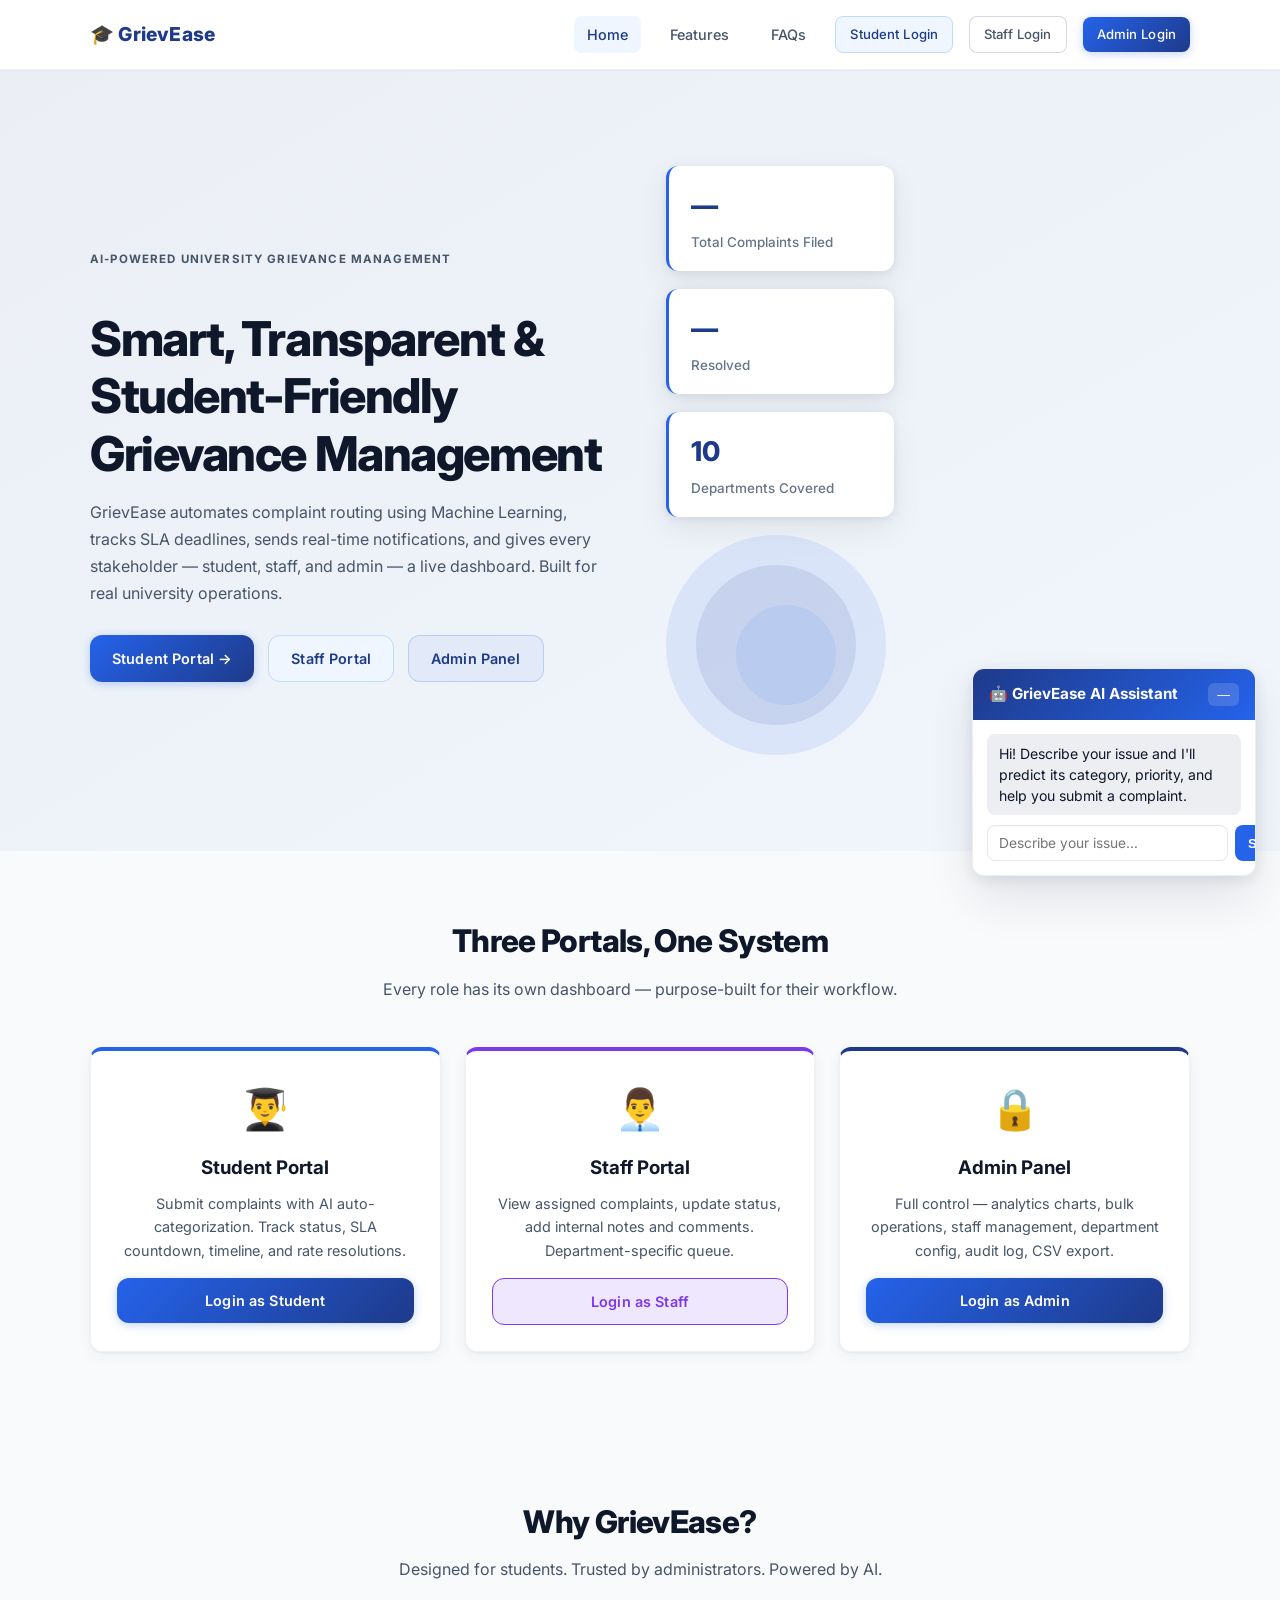
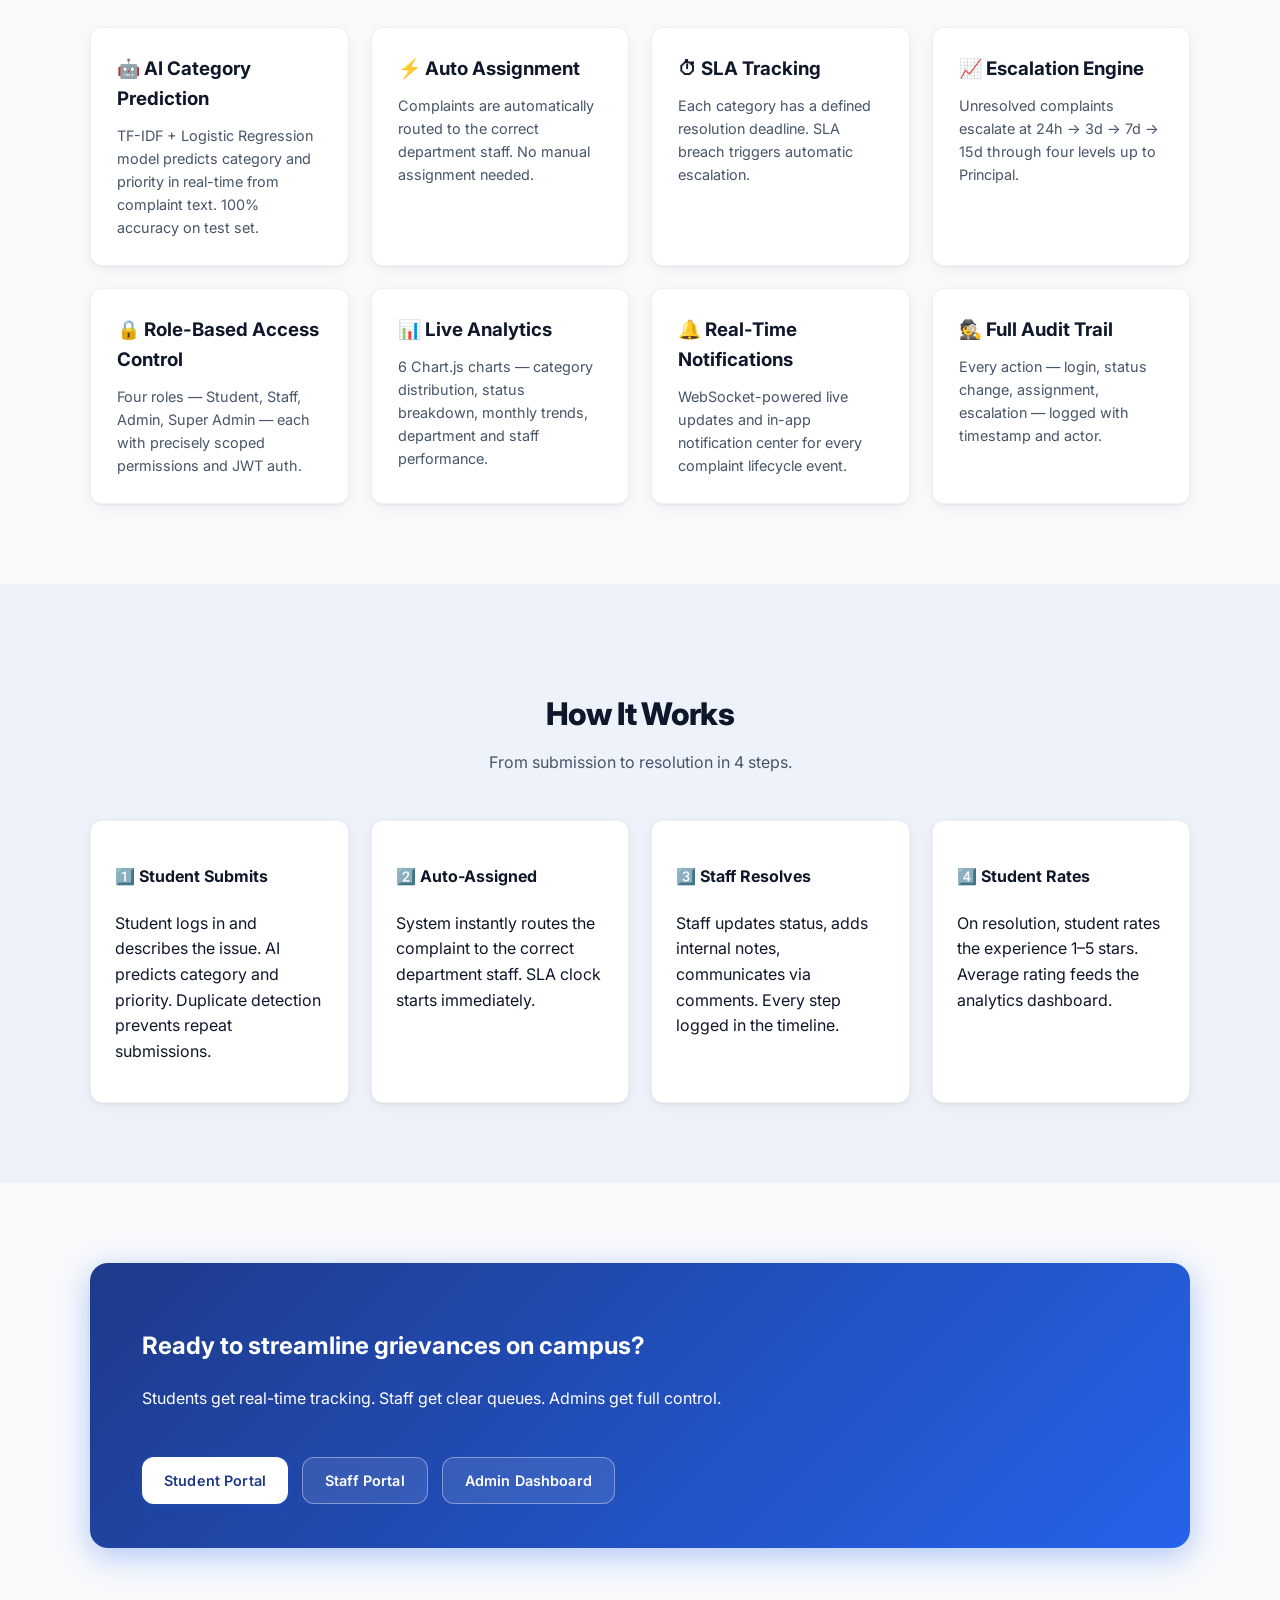
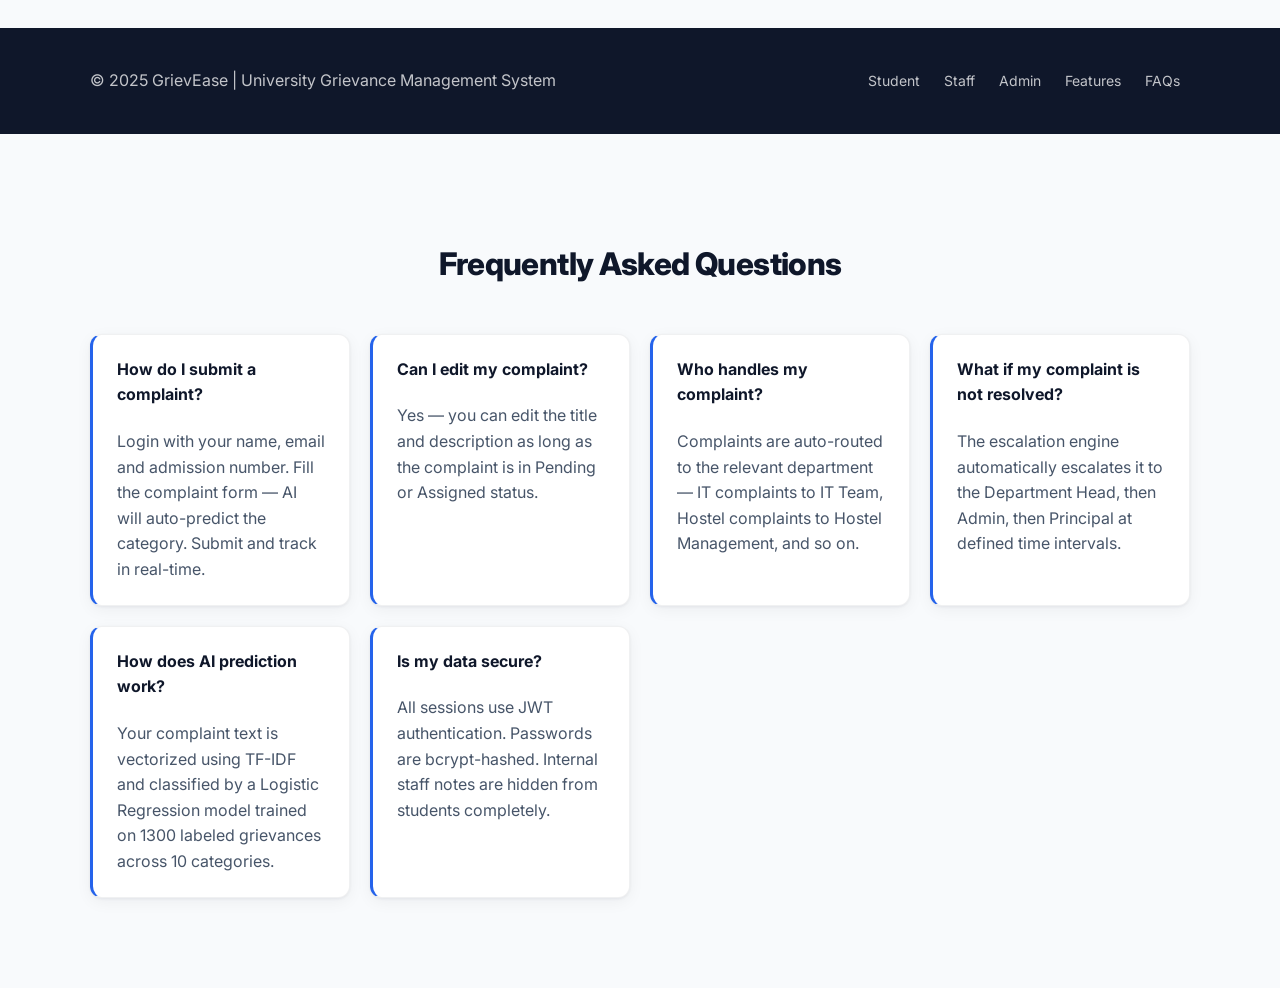
<file: frontend/index.html>
<!DOCTYPE html>
<!-- GrievEase - Landing Page -->
<html lang="en">
  <head>
    <meta charset="UTF-8" />
    <meta name="viewport" content="width=device-width, initial-scale=1.0" />
    <title>GrievEase | AI-Powered University Grievance Management</title>
    <link rel="stylesheet" href="style.css" />
    <link rel="preconnect" href="https://fonts.googleapis.com" />
    <link rel="preconnect" href="https://fonts.gstatic.com" crossorigin />
    <link href="https://fonts.googleapis.com/css2?family=Inter:wght@300;400;500;600;700&family=Poppins:wght@300;400;500;600;700&display=swap" rel="stylesheet"/>
  </head>
  <body class="home-page">

    <!-- NAV -->
    <header class="top-nav sticky">
      <div class="container nav-inner">
        <a class="brand" href="index.html">
          <span class="brand-logo">🎓 GrievEase</span>
        </a>
        <nav class="nav-links">
          <a href="index.html" class="active">Home</a>
          <a href="#features">Features</a>
          <a href="#faq">FAQs</a>
          <a href="student-login.html" class="btn secondary small">Student Login</a>
          <a href="staff-login.html" class="btn tertiary small">Staff Login</a>
          <a href="admin-login.html" class="btn primary small">Admin Login</a>
        </nav>
      </div>
    </header>

    <main>

      <!-- HERO -->
      <section class="hero-section">
        <div class="container hero-content">
          <div class="hero-text">
            <p class="eyebrow">AI-Powered University Grievance Management</p>
            <h1>Smart, Transparent &amp; Student-Friendly Grievance Management</h1>
            <p>
              GrievEase automates complaint routing using Machine Learning, tracks SLA deadlines,
              sends real-time notifications, and gives every stakeholder — student, staff, and admin
              — a live dashboard. Built for real university operations.
            </p>
            <div class="hero-actions">
              <a class="btn primary" href="student-login.html">Student Portal →</a>
              <a class="btn secondary" href="staff-login.html">Staff Portal</a>
              <a class="btn ghost" href="admin-login.html">Admin Panel</a>
            </div>
          </div>
          <div class="hero-visual">
            <div class="stats-card">
              <span class="metric" id="landingTotal">—</span>
              <span class="label">Total Complaints Filed</span>
            </div>
            <div class="stats-card">
              <span class="metric" id="landingResolved">—</span>
              <span class="label">Resolved</span>
            </div>
            <div class="stats-card">
              <span class="metric">10</span>
              <span class="label">Departments Covered</span>
            </div>
            <div class="illustration">
              <div class="circle"></div>
              <div class="circle secondary"></div>
              <div class="circle tertiary"></div>
            </div>
          </div>
        </div>
      </section>

      <!-- ROLE CARDS -->
      <section class="section" style="padding-top:40px;padding-bottom:40px;">
        <div class="container">
          <div class="section-heading">
            <h2>Three Portals, One System</h2>
            <p>Every role has its own dashboard — purpose-built for their workflow.</p>
          </div>
          <div style="display:grid;grid-template-columns:repeat(auto-fit,minmax(260px,1fr));gap:24px;margin-top:32px;">

            <div class="feature-card" style="border-top:4px solid #2563eb;text-align:center;">
              <div style="font-size:2.5rem;margin-bottom:12px;">👨‍🎓</div>
              <h3>Student Portal</h3>
              <p>Submit complaints with AI auto-categorization. Track status, SLA countdown, timeline, and rate resolutions.</p>
              <a href="student-login.html" class="btn primary full" style="margin-top:16px;">Login as Student</a>
            </div>

            <div class="feature-card" style="border-top:4px solid #7c3aed;text-align:center;">
              <div style="font-size:2.5rem;margin-bottom:12px;">👨‍💼</div>
              <h3>Staff Portal</h3>
              <p>View assigned complaints, update status, add internal notes and comments. Department-specific queue.</p>
              <a href="staff-login.html" class="btn secondary full" style="margin-top:16px;background:rgba(124,58,237,.12);color:#7c3aed;border-color:#7c3aed;">Login as Staff</a>
            </div>

            <div class="feature-card" style="border-top:4px solid #1e3a8a;text-align:center;">
              <div style="font-size:2.5rem;margin-bottom:12px;">🔒</div>
              <h3>Admin Panel</h3>
              <p>Full control — analytics charts, bulk operations, staff management, department config, audit log, CSV export.</p>
              <a href="admin-login.html" class="btn primary full" style="margin-top:16px;">Login as Admin</a>
            </div>

          </div>
        </div>
      </section>

      <!-- FEATURES -->
      <section class="section" id="features">
        <div class="container section-heading">
          <h2>Why GrievEase?</h2>
          <p>Designed for students. Trusted by administrators. Powered by AI.</p>
        </div>
        <div class="container feature-grid">
          <article class="feature-card">
            <h3>🤖 AI Category Prediction</h3>
            <p>TF-IDF + Logistic Regression model predicts category and priority in real-time from complaint text. 100% accuracy on test set.</p>
          </article>
          <article class="feature-card">
            <h3>⚡ Auto Assignment</h3>
            <p>Complaints are automatically routed to the correct department staff. No manual assignment needed.</p>
          </article>
          <article class="feature-card">
            <h3>⏱ SLA Tracking</h3>
            <p>Each category has a defined resolution deadline. SLA breach triggers automatic escalation.</p>
          </article>
          <article class="feature-card">
            <h3>📈 Escalation Engine</h3>
            <p>Unresolved complaints escalate at 24h → 3d → 7d → 15d through four levels up to Principal.</p>
          </article>
          <article class="feature-card">
            <h3>🔒 Role-Based Access Control</h3>
            <p>Four roles — Student, Staff, Admin, Super Admin — each with precisely scoped permissions and JWT auth.</p>
          </article>
          <article class="feature-card">
            <h3>📊 Live Analytics</h3>
            <p>6 Chart.js charts — category distribution, status breakdown, monthly trends, department and staff performance.</p>
          </article>
          <article class="feature-card">
            <h3>🔔 Real-Time Notifications</h3>
            <p>WebSocket-powered live updates and in-app notification center for every complaint lifecycle event.</p>
          </article>
          <article class="feature-card">
            <h3>🕵️ Full Audit Trail</h3>
            <p>Every action — login, status change, assignment, escalation — logged with timestamp and actor.</p>
          </article>
        </div>
      </section>

      <!-- HOW IT WORKS -->
      <section class="section highlights">
        <div class="container">
          <div class="section-heading">
            <h2>How It Works</h2>
            <p>From submission to resolution in 4 steps.</p>
          </div>
          <div class="highlights-grid">
            <div class="highlight-card">
              <h4>1️⃣ Student Submits</h4>
              <p>Student logs in and describes the issue. AI predicts category and priority. Duplicate detection prevents repeat submissions.</p>
            </div>
            <div class="highlight-card">
              <h4>2️⃣ Auto-Assigned</h4>
              <p>System instantly routes the complaint to the correct department staff. SLA clock starts immediately.</p>
            </div>
            <div class="highlight-card">
              <h4>3️⃣ Staff Resolves</h4>
              <p>Staff updates status, adds internal notes, communicates via comments. Every step logged in the timeline.</p>
            </div>
            <div class="highlight-card">
              <h4>4️⃣ Student Rates</h4>
              <p>On resolution, student rates the experience 1–5 stars. Average rating feeds the analytics dashboard.</p>
            </div>
          </div>
        </div>
      </section>

      <!-- CTA -->
      <section class="section cta">
        <div class="container cta-box">
          <div>
            <h2>Ready to streamline grievances on campus?</h2>
            <p>Students get real-time tracking. Staff get clear queues. Admins get full control.</p>
          </div>
          <div class="cta-actions">
            <a class="btn primary" href="student-login.html" style="background:#fff;color:#1e3a8a;">Student Portal</a>
            <a class="btn ghost" href="staff-login.html">Staff Portal</a>
            <a class="btn ghost" href="admin-login.html">Admin Dashboard</a>
          </div>
        </div>
      </section>

    </main>

    <footer class="footer">
      <div class="container footer-inner">
        <p>© 2025 GrievEase | University Grievance Management System</p>
        <div>
          <a href="student-login.html">Student</a>
          <a href="staff-login.html">Staff</a>
          <a href="admin-login.html">Admin</a>
          <a href="#features">Features</a>
          <a href="#faq">FAQs</a>
        </div>
      </div>
    </footer>

    <!-- FAQ -->
    <section class="section faq" id="faq">
      <div class="container">
        <div class="section-heading"><h2>Frequently Asked Questions</h2></div>
        <div class="faq-grid">
          <div class="faq-item">
            <h4>How do I submit a complaint?</h4>
            <p>Login with your name, email and admission number. Fill the complaint form — AI will auto-predict the category. Submit and track in real-time.</p>
          </div>
          <div class="faq-item">
            <h4>Can I edit my complaint?</h4>
            <p>Yes — you can edit the title and description as long as the complaint is in Pending or Assigned status.</p>
          </div>
          <div class="faq-item">
            <h4>Who handles my complaint?</h4>
            <p>Complaints are auto-routed to the relevant department — IT complaints to IT Team, Hostel complaints to Hostel Management, and so on.</p>
          </div>
          <div class="faq-item">
            <h4>What if my complaint is not resolved?</h4>
            <p>The escalation engine automatically escalates it to the Department Head, then Admin, then Principal at defined time intervals.</p>
          </div>
          <div class="faq-item">
            <h4>How does AI prediction work?</h4>
            <p>Your complaint text is vectorized using TF-IDF and classified by a Logistic Regression model trained on 1300 labeled grievances across 10 categories.</p>
          </div>
          <div class="faq-item">
            <h4>Is my data secure?</h4>
            <p>All sessions use JWT authentication. Passwords are bcrypt-hashed. Internal staff notes are hidden from students completely.</p>
          </div>
        </div>
      </div>
    </section>

    <div id="chatbot-root"></div>
    <script>
      if (!["localhost", "127.0.0.1", ""].includes(window.location.hostname) && window.location.protocol !== "file:") {
        window.__API_BASE__ = "https://grievease-pwob.onrender.com";
      } else {
        window.__API_BASE__ = "http://127.0.0.1:8000";
      }
    </script>
    <script src="script.js"></script>

  </body>
</html>
</file>
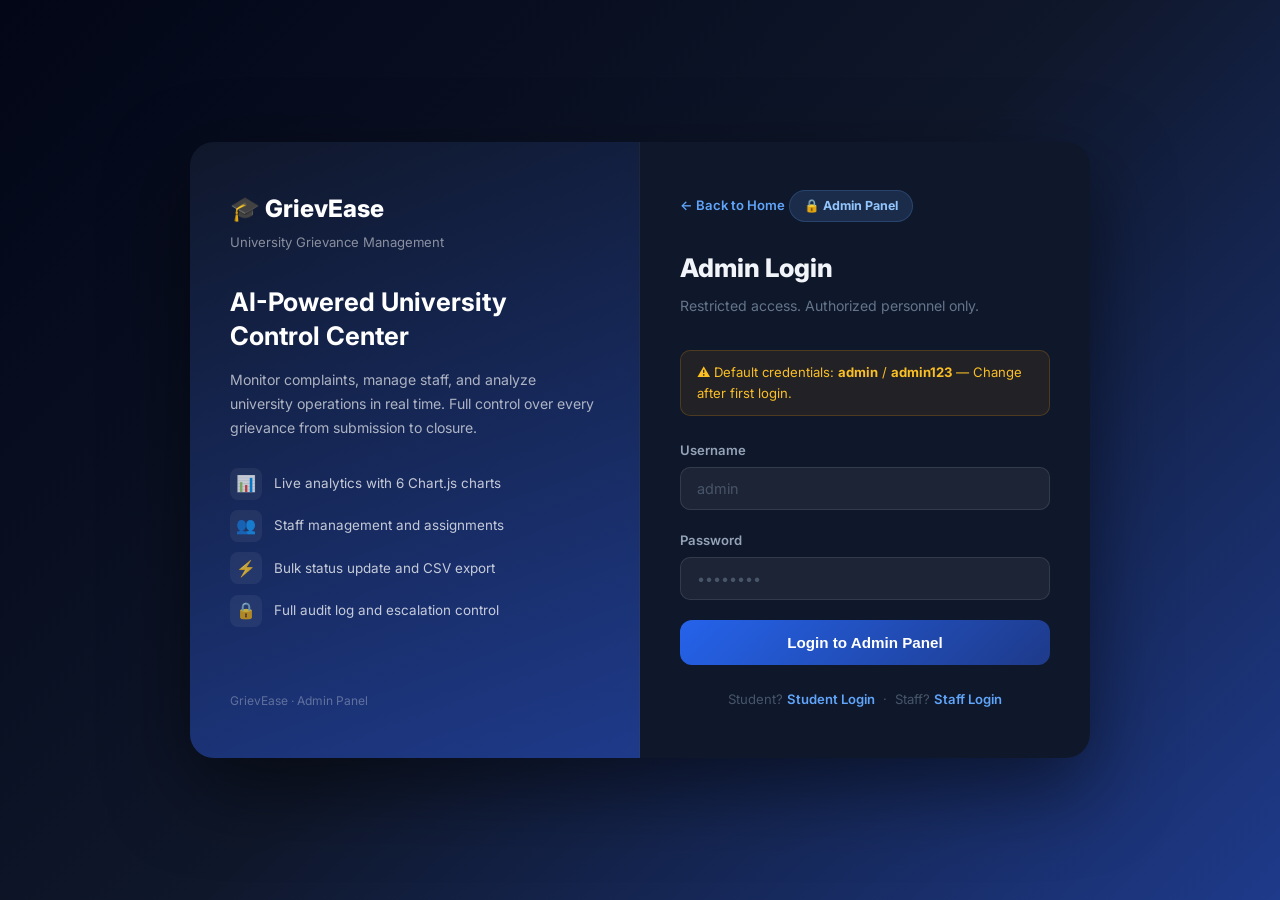
<file: frontend/admin-login.html>
<!DOCTYPE html>
<!-- GrievEase - Admin Login -->
<html lang="en">
<head>
  <meta charset="UTF-8"/>
  <meta name="viewport" content="width=device-width, initial-scale=1.0"/>
  <title>GrievEase | Admin Login</title>
  <link rel="stylesheet" href="style.css"/>
  <link href="https://fonts.googleapis.com/css2?family=Inter:wght@400;500;600;700&display=swap" rel="stylesheet"/>
  <style>
    *, *::before, *::after { box-sizing: border-box; margin: 0; padding: 0; }
    body {
      font-family: 'Inter', sans-serif; min-height: 100vh;
      background: linear-gradient(135deg, #020617 0%, #0f172a 50%, #1e3a8a 100%);
      display: flex; align-items: center; justify-content: center; padding: 1rem;
    }
    .page-wrapper {
      display: grid; grid-template-columns: 1fr 1fr;
      width: 100%; max-width: 900px; border-radius: 24px;
      overflow: hidden; box-shadow: 0 30px 80px rgba(0,0,0,.5);
    }
    .left-panel {
      background: linear-gradient(160deg, #0f172a, #1e3a8a);
      padding: 3rem 2.5rem; display: flex; flex-direction: column; justify-content: space-between; color: #fff;
      border-right: 1px solid rgba(255,255,255,.06);
    }
    .left-panel .brand   { font-size: 1.5rem; font-weight: 800; }
    .left-panel .tagline { font-size: .82rem; opacity: .5; margin-top: 4px; }
    .left-panel .hero-h2 { font-size: 1.6rem; font-weight: 700; line-height: 1.3; margin-bottom: 1rem; }
    .left-panel .hero-p  { font-size: .88rem; opacity: .65; line-height: 1.7; }
    .feat-list { margin-top: 1.75rem; display: flex; flex-direction: column; gap: .65rem; }
    .feat-item { display: flex; align-items: center; gap: .75rem; font-size: .84rem; opacity: .75; }
    .feat-icon { width: 32px; height: 32px; background: rgba(255,255,255,.08); border-radius: 8px; display: flex; align-items: center; justify-content: center; font-size: 1rem; flex-shrink: 0; }
    .right-panel { background: #0f172a; padding: 3rem 2.5rem; }
    .back-link { display: inline-flex; align-items: center; gap: 6px; color: #60a5fa; font-size: .82rem; font-weight: 600; text-decoration: none; margin-bottom: 2rem; }
    .back-link:hover { text-decoration: underline; }
    .role-badge { display: inline-flex; align-items: center; gap: 6px; background: rgba(96,165,250,.15); color: #93c5fd; padding: 5px 14px; border-radius: 999px; font-size: .78rem; font-weight: 700; margin-bottom: 1.5rem; border: 1px solid rgba(96,165,250,.2); }
    .login-title    { font-size: 1.6rem; font-weight: 800; color: #f1f5f9; margin-bottom: .4rem; }
    .login-subtitle { color: #64748b; font-size: .88rem; margin-bottom: 2rem; }
    .form-group { margin-bottom: 1.25rem; }
    .form-group label { display: block; font-size: .82rem; font-weight: 600; color: #94a3b8; margin-bottom: .4rem; }
    .form-group input {
      width: 100%; padding: 12px 16px; border: 1.5px solid rgba(255,255,255,.1);
      border-radius: 10px; font-size: .9rem; font-family: inherit;
      background: rgba(255,255,255,.06); color: #f1f5f9;
      transition: border-color .2s, box-shadow .2s; outline: none;
    }
    .form-group input::placeholder { color: #475569; }
    .form-group input:focus { border-color: #3b82f6; box-shadow: 0 0 0 3px rgba(59,130,246,.15); }
    .cred-box { background: rgba(245,158,11,.08); border: 1px solid rgba(245,158,11,.2); border-radius: 10px; padding: 11px 16px; font-size: .82rem; color: #fbbf24; margin-bottom: 1.5rem; }
    .submit-btn {
      width: 100%; padding: 14px; border: none; border-radius: 12px;
      background: linear-gradient(135deg, #2563eb, #1e3a8a);
      color: #fff; font-size: .95rem; font-weight: 700;
      cursor: pointer; transition: transform .15s, box-shadow .15s;
    }
    .submit-btn:hover { transform: translateY(-2px); box-shadow: 0 8px 24px rgba(37,99,235,.4); }
    .login-footer { text-align: center; margin-top: 1.5rem; font-size: .82rem; color: #475569; }
    .login-footer a { color: #60a5fa; font-weight: 600; text-decoration: none; }
    .login-footer a:hover { text-decoration: underline; }
    #adminLoginError { display: none; background: rgba(220,38,38,.1); border: 1px solid rgba(220,38,38,.25); border-radius: 8px; padding: 10px 14px; font-size: .83rem; color: #f87171; margin-bottom: 1rem; }
    @media (max-width: 640px) {
      .page-wrapper { grid-template-columns: 1fr; }
      .left-panel { padding: 2rem; }
      .right-panel { padding: 2rem; }
    }
  </style>
</head>
<body>
  <div class="page-wrapper">
    <div class="left-panel">
      <div>
        <div class="brand">🎓 GrievEase</div>
        <div class="tagline">University Grievance Management</div>
      </div>
      <div>
        <h2 class="hero-h2">AI-Powered University Control Center</h2>
        <p class="hero-p">Monitor complaints, manage staff, and analyze university operations in real time. Full control over every grievance from submission to closure.</p>
        <div class="feat-list">
          <div class="feat-item"><span class="feat-icon">📊</span> Live analytics with 6 Chart.js charts</div>
          <div class="feat-item"><span class="feat-icon">👥</span> Staff management and assignments</div>
          <div class="feat-item"><span class="feat-icon">⚡</span> Bulk status update and CSV export</div>
          <div class="feat-item"><span class="feat-icon">🔒</span> Full audit log and escalation control</div>
        </div>
      </div>
      <div style="font-size:.75rem;opacity:.3;margin-top:2rem;">GrievEase · Admin Panel</div>
    </div>

    <div class="right-panel">
      <a href="index.html" class="back-link">← Back to Home</a>
      <span class="role-badge">🔒 Admin Panel</span>
      <h1 class="login-title">Admin Login</h1>
      <p class="login-subtitle">Restricted access. Authorized personnel only.</p>

      <div class="cred-box">⚠️ Default credentials: <strong>admin</strong> / <strong>admin123</strong> — Change after first login.</div>
      <div id="adminLoginError">❌ Invalid username or password.</div>

      <form id="adminLoginForm">
        <div class="form-group">
          <label for="adminUsername">Username</label>
          <input type="text" id="adminUsername" placeholder="admin" required autocomplete="username"/>
        </div>
        <div class="form-group">
          <label for="adminPassword">Password</label>
          <input type="password" id="adminPassword" placeholder="••••••••" required autocomplete="current-password"/>
        </div>
        <button type="submit" class="submit-btn" id="adminLoginBtn">Login to Admin Panel</button>
      </form>

      <div class="login-footer">
        Student? <a href="student-login.html">Student Login</a>
        &nbsp;·&nbsp;
        Staff? <a href="staff-login.html">Staff Login</a>
      </div>
    </div>
  </div>
  <script>
    if (!["localhost", "127.0.0.1", ""].includes(window.location.hostname) && window.location.protocol !== "file:") {
      window.__API_BASE__ = "https://grievease-pwob.onrender.com";
    } else {
      window.__API_BASE__ = "http://127.0.0.1:8000";
    }
  </script>
  <script src="script.js"></script>

</body>
</html>
</file>
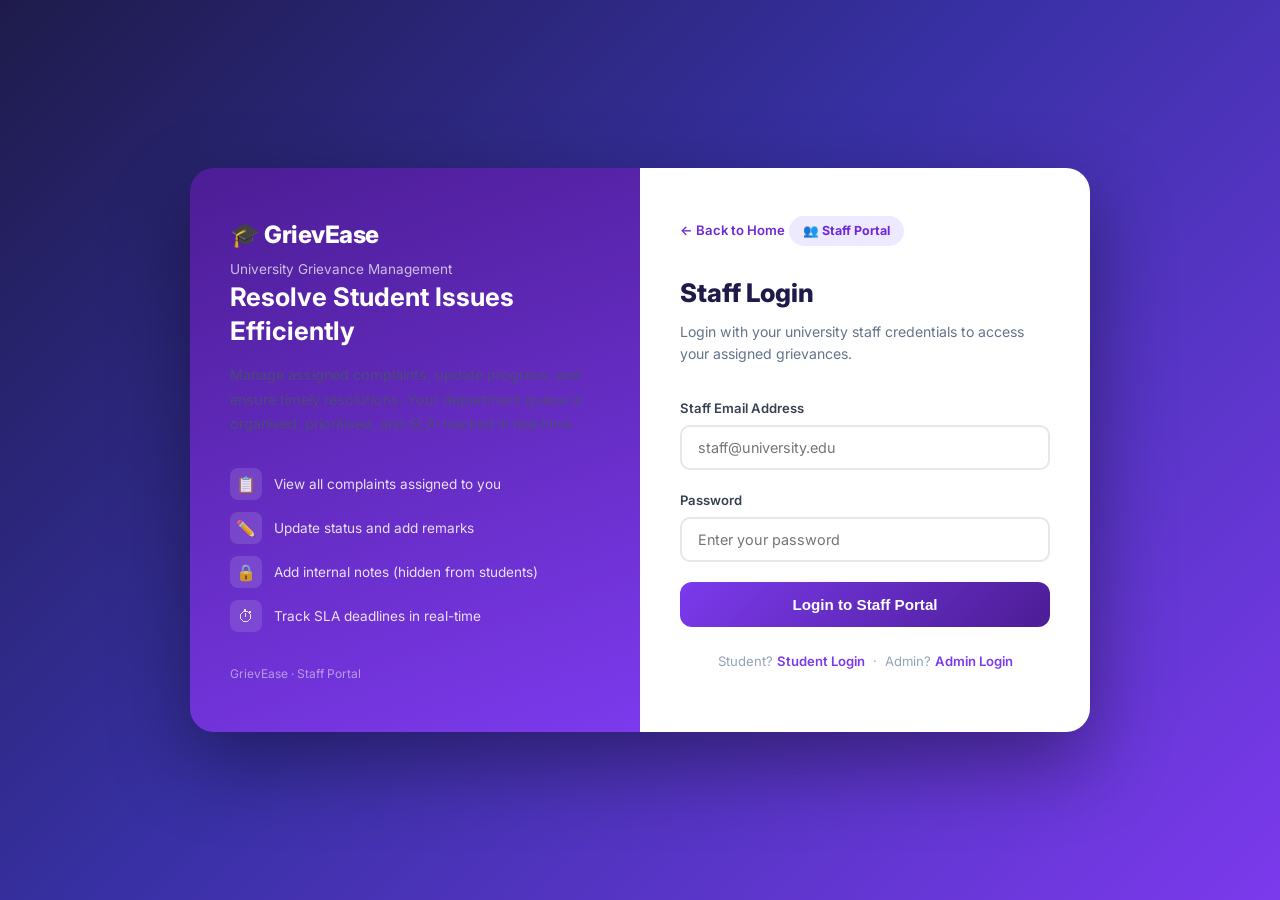
<file: frontend/staff-dashboard.html>
<!DOCTYPE html>
<!-- GrievEase - Staff Dashboard -->
<html lang="en">
<head>
  <meta charset="UTF-8"/>
  <meta name="viewport" content="width=device-width, initial-scale=1.0"/>
  <title>GrievEase | Staff Portal</title>
  <link rel="stylesheet" href="style.css"/>
  <link href="https://fonts.googleapis.com/css2?family=Inter:wght@400;500;600;700&display=swap" rel="stylesheet"/>
  <style>
    /* Staff-specific purple sidebar override */
    .sidebar { background: linear-gradient(180deg,#1e1b4b 0%,#4c1d95 60%,#7c3aed 100%) !important; }
    .sidebar .brand-logo { color:#fff; }
    .sidebar-nav .nav-link.active { background:rgba(167,139,250,.2); border-left-color:#a78bfa; }
    .sidebar-nav .nav-link:hover  { background:rgba(167,139,250,.12); }
    .sidebar #staffLogout { background:rgba(167,139,250,.15); color:rgba(255,255,255,.85); border-color:rgba(167,139,250,.3); }
    .sidebar #staffLogout:hover { background:rgba(167,139,250,.3); color:#fff; }

    /* Stats cards purple accent */
    .stat-card-wrap { display:grid; grid-template-columns:repeat(auto-fit,minmax(150px,1fr)); gap:16px; margin-bottom:24px; }
    .stat-card {
      background:#fff; border-radius:14px; padding:20px 18px;
      border:1px solid #e9d5ff; border-top:4px solid;
      box-shadow:0 2px 8px rgba(124,58,237,.08);
      transition:box-shadow .2s,transform .15s;
    }
    .stat-card:hover { box-shadow:0 6px 20px rgba(124,58,237,.15); transform:translateY(-2px); }
    .stat-card .s-num { font-size:2.2rem; font-weight:800; line-height:1; }
    .stat-card .s-label { font-size:.78rem; font-weight:600; text-transform:uppercase; letter-spacing:.05em; color:#64748b; margin-top:6px; }
    .stat-card.c-all    { border-top-color:#7c3aed; } .stat-card.c-all .s-num    { color:#7c3aed; }
    .stat-card.c-pend   { border-top-color:#f59e0b; } .stat-card.c-pend .s-num   { color:#d97706; }
    .stat-card.c-prog   { border-top-color:#3b82f6; } .stat-card.c-prog .s-num   { color:#2563eb; }
    .stat-card.c-res    { border-top-color:#22c55e; } .stat-card.c-res .s-num    { color:#16a34a; }
    .stat-card.c-esc    { border-top-color:#ef4444; } .stat-card.c-esc .s-num    { color:#dc2626; }

    /* Table improvements */
    .complaints-table-wrap { overflow-x:auto; }
    .s-table { width:100%; border-collapse:collapse; font-size:.84rem; }
    .s-table thead tr { background:linear-gradient(135deg,#4c1d95,#7c3aed); }
    .s-table th { color:#fff; font-weight:600; padding:12px 14px; text-align:left; font-size:.75rem; text-transform:uppercase; letter-spacing:.05em; white-space:nowrap; }
    .s-table td { padding:13px 14px; border-bottom:1px solid #f1f5f9; vertical-align:middle; }
    .s-table tbody tr { transition:background .1s; border-left:3px solid transparent; }
    .s-table tbody tr:hover { background:#faf5ff; }
    .s-table tbody tr.row-Pending    { border-left-color:#f59e0b; }
    .s-table tbody tr.row-Assigned   { border-left-color:#8b5cf6; }
    .s-table tbody tr.row-InProgress { border-left-color:#3b82f6; }
    .s-table tbody tr.row-Escalated  { border-left-color:#ef4444; background:#fff5f5; }
    .s-table tbody tr.row-Resolved   { border-left-color:#22c55e; background:#f0fdf4; }
    .s-table .td-id  { font-family:monospace; font-size:.75rem; color:#7c3aed; font-weight:700; }
    .s-table .td-title { max-width:200px; overflow:hidden; text-overflow:ellipsis; white-space:nowrap; font-weight:500; }
    .empty-row td { text-align:center; padding:3.5rem; color:#94a3b8; }
    .empty-row td::before { content:"📭"; display:block; font-size:2rem; margin-bottom:.5rem; }

    /* Card */
    .s-card { background:#fff; border-radius:16px; border:1px solid #ede9fe; box-shadow:0 2px 12px rgba(124,58,237,.07); padding:1.5rem; margin-bottom:1.5rem; }
    .s-card-header { display:flex; justify-content:space-between; align-items:center; margin-bottom:1.25rem; flex-wrap:wrap; gap:.75rem; }
    .s-card-header h2 { font-size:1.05rem; font-weight:700; color:#1e1b4b; }
    .s-card-header .subtitle { font-size:.82rem; color:#64748b; margin-top:2px; }

    /* Header */
    .s-main-header { padding:1.75rem 0 1rem; border-bottom:1px solid #ede9fe; margin-bottom:1.5rem; display:flex; justify-content:space-between; align-items:flex-start; flex-wrap:wrap; gap:1rem; }
    .s-main-header .dept-pill { display:inline-flex; align-items:center; gap:6px; background:#ede9fe; color:#7c3aed; padding:5px 14px; border-radius:999px; font-size:.8rem; font-weight:700; margin-top:6px; }

    /* Modal */
    .modal-overlay { position:fixed; inset:0; background:rgba(0,0,0,.55); display:flex; align-items:center; justify-content:center; z-index:1000; padding:1rem; }
    .modal-overlay.hidden { display:none; }
    .s-modal { background:#fff; border-radius:20px; width:100%; max-width:780px; max-height:92vh; overflow-y:auto; box-shadow:0 25px 60px rgba(0,0,0,.25); }
    .s-modal-header { background:linear-gradient(135deg,#4c1d95,#7c3aed); padding:1.25rem 1.5rem; display:flex; justify-content:space-between; align-items:center; position:sticky; top:0; z-index:1; border-radius:20px 20px 0 0; }
    .s-modal-header h3 { color:#fff; font-size:1.05rem; font-weight:700; }
    .s-modal-close { background:rgba(255,255,255,.15); border:none; color:#fff; width:32px; height:32px; border-radius:8px; cursor:pointer; font-size:1rem; display:flex; align-items:center; justify-content:center; transition:background .15s; }
    .s-modal-close:hover { background:rgba(255,255,255,.3); }
    .s-modal-body { padding:1.5rem; display:flex; flex-direction:column; gap:1.25rem; }

    /* Detail grid */
    .detail-g { display:grid; grid-template-columns:1fr 1fr; gap:.75rem; background:linear-gradient(135deg,#faf5ff,#f5f3ff); border-radius:12px; padding:1.25rem; border:1px solid #ede9fe; }
    .detail-g .drow { display:flex; flex-direction:column; gap:2px; }
    .detail-g .drow.full { grid-column:1/-1; }
    .detail-g .dlabel { font-size:.7rem; font-weight:700; text-transform:uppercase; letter-spacing:.06em; color:#8b5cf6; }
    .detail-g .dval   { font-size:.875rem; font-weight:500; color:#1e1b4b; }

    /* Timeline */
    .tl-section h4 { font-size:.9rem; font-weight:700; color:#4c1d95; margin-bottom:.75rem; display:flex; align-items:center; gap:6px; }
    .tl-section h4::before { content:"🕐"; }
    .tl-wrap { position:relative; padding-left:1.5rem; }
    .tl-wrap::before { content:""; position:absolute; left:.4rem; top:0; bottom:0; width:2px; background:#ede9fe; }
    .tl-item { position:relative; background:#fff; border:1px solid #ede9fe; border-left:3px solid #7c3aed; border-radius:0 8px 8px 0; padding:.65rem 1rem; margin-bottom:.75rem; font-size:.82rem; }
    .tl-item::before { content:""; position:absolute; left:-1.18rem; top:.75rem; width:10px; height:10px; border-radius:50%; background:#7c3aed; border:2px solid #fff; }
    .tl-item.ev-Escalated { border-left-color:#dc2626; } .tl-item.ev-Escalated::before { background:#dc2626; }
    .tl-item.ev-Resolved  { border-left-color:#16a34a; } .tl-item.ev-Resolved::before  { background:#16a34a; }
    .tl-item.ev-Submitted { border-left-color:#94a3b8; } .tl-item.ev-Submitted::before { background:#94a3b8; }
    .tl-event { font-weight:700; color:#1e1b4b; }
    .tl-desc  { color:#475569; margin-top:3px; }
    .tl-meta  { color:#94a3b8; font-size:.72rem; margin-top:3px; }

    /* Comments */
    .cm-section h4 { font-size:.9rem; font-weight:700; color:#4c1d95; margin-bottom:.75rem; display:flex; align-items:center; gap:6px; }
    .cm-section h4::before { content:"💬"; }
    .cm-list { display:flex; flex-direction:column; gap:.65rem; margin-bottom:.75rem; }
    .cm-item { background:#f8fafc; border:1px solid #e2e8f0; border-radius:8px; padding:.75rem 1rem; font-size:.83rem; }
    .cm-item.internal { border-left:3px solid #7c3aed; background:#f5f3ff; }
    .cm-author { font-weight:700; color:#4c1d95; font-size:.78rem; }
    .cm-role   { font-size:.7rem; color:#94a3b8; margin-left:6px; }
    .cm-text   { margin-top:4px; color:#334155; }
    .cm-time   { font-size:.7rem; color:#94a3b8; margin-top:3px; }
    .cm-form   { display:flex; flex-direction:column; gap:.5rem; }
    .cm-form textarea { padding:10px 12px; border:1.5px solid #e2e8f0; border-radius:8px; font-family:inherit; font-size:.85rem; resize:vertical; transition:border-color .15s; }
    .cm-form textarea:focus { border-color:#7c3aed; outline:none; box-shadow:0 0 0 3px rgba(124,58,237,.1); }
    .cm-form-row { display:flex; align-items:center; justify-content:space-between; flex-wrap:wrap; gap:.5rem; }
    .internal-toggle { display:flex; align-items:center; gap:6px; font-size:.8rem; color:#6d28d9; cursor:pointer; }
    .btn-post { padding:8px 20px; background:#7c3aed; color:#fff; border:none; border-radius:8px; font-size:.83rem; font-weight:600; cursor:pointer; transition:background .15s; }
    .btn-post:hover { background:#6d28d9; }

    /* Update form */
    .upd-section { background:linear-gradient(135deg,#faf5ff,#f5f3ff); border:1px solid #ede9fe; border-radius:12px; padding:1.25rem; }
    .upd-section h4 { font-size:.9rem; font-weight:700; color:#4c1d95; margin-bottom:1rem; display:flex; align-items:center; gap:6px; }
    .upd-section h4::before { content:"✏️"; }
    .upd-grid { display:grid; grid-template-columns:1fr 1fr; gap:1rem; }
    .upd-group { display:flex; flex-direction:column; gap:.35rem; }
    .upd-group.full { grid-column:1/-1; }
    .upd-group label { font-size:.78rem; font-weight:600; color:#374151; }
    .upd-group select, .upd-group textarea {
      padding:10px 12px; border:1.5px solid #e2e8f0; border-radius:8px;
      font-family:inherit; font-size:.875rem; background:#fff;
      transition:border-color .15s; outline:none;
    }
    .upd-group select:focus, .upd-group textarea:focus { border-color:#7c3aed; box-shadow:0 0 0 3px rgba(124,58,237,.1); }
    .upd-actions { display:flex; gap:.75rem; justify-content:flex-end; margin-top:1rem; }
    .btn-cancel-upd { padding:10px 20px; background:#f1f5f9; color:#475569; border:none; border-radius:8px; font-size:.875rem; font-weight:600; cursor:pointer; transition:background .15s; }
    .btn-cancel-upd:hover { background:#e2e8f0; }
    .btn-save-upd { padding:10px 24px; background:linear-gradient(135deg,#7c3aed,#4c1d95); color:#fff; border:none; border-radius:8px; font-size:.875rem; font-weight:700; cursor:pointer; transition:transform .15s,box-shadow .15s; }
    .btn-save-upd:hover { transform:translateY(-1px); box-shadow:0 4px 12px rgba(124,58,237,.3); }

    /* Notif panel */
    .notif-panel { position:fixed; top:3rem; right:1.5rem; width:360px; max-height:500px; background:#fff; border:1px solid #ede9fe; border-radius:16px; box-shadow:0 8px 30px rgba(124,58,237,.15); z-index:500; overflow:hidden; display:flex; flex-direction:column; }
    .notif-panel.hidden { display:none; }
    .notif-hdr { display:flex; align-items:center; gap:.5rem; padding:.85rem 1rem; border-bottom:1px solid #ede9fe; background:#faf5ff; }
    .notif-hdr h4 { flex:1; margin:0; font-size:.9rem; color:#4c1d95; }
    .notif-hdr button { background:none; border:1px solid #ede9fe; border-radius:6px; padding:3px 10px; font-size:.75rem; cursor:pointer; color:#7c3aed; }
    .notif-list { overflow-y:auto; flex:1; }
    .n-item { padding:.85rem 1rem; border-bottom:1px solid #f5f3ff; font-size:.82rem; cursor:pointer; }
    .n-item:hover { background:#faf5ff; }
    .n-item.unread { background:#f5f3ff; border-left:3px solid #7c3aed; }
    .n-title { font-weight:700; color:#1e1b4b; }
    .n-msg   { color:#475569; margin-top:2px; line-height:1.4; }
    .n-time  { font-size:.7rem; color:#94a3b8; margin-top:3px; }

    /* SLA */
    .sla-pill { display:inline-flex; align-items:center; gap:5px; padding:4px 10px; border-radius:6px; font-size:.75rem; font-weight:700; }
    .sla-ok      { background:#dcfce7; color:#15803d; }
    .sla-warn    { background:#fef9c3; color:#92400e; }
    .sla-breach  { background:#fee2e2; color:#dc2626; }

    /* Refresh btn */
    .btn-refresh { padding:8px 16px; background:#ede9fe; color:#7c3aed; border:none; border-radius:8px; font-size:.82rem; font-weight:600; cursor:pointer; transition:background .15s; }
    .btn-refresh:hover { background:#ddd6fe; }

    /* Notif bell */
    .notif-btn-wrap { position:relative; }
    .notif-btn { padding:8px 14px; background:#ede9fe; color:#7c3aed; border:none; border-radius:8px; font-size:.85rem; cursor:pointer; font-weight:600; transition:background .15s; }
    .notif-btn:hover { background:#ddd6fe; }
    .n-badge { position:absolute; top:-4px; right:-4px; background:#dc2626; color:#fff; border-radius:999px; font-size:.65rem; font-weight:700; padding:2px 5px; min-width:18px; text-align:center; animation:pulse 2s infinite; }
    @keyframes pulse { 0%,100%{box-shadow:0 0 0 0 rgba(220,38,38,.4)} 50%{box-shadow:0 0 0 5px rgba(220,38,38,0)} }
  </style>
</head>
<body class="admin-dashboard">

  <!-- SIDEBAR -->
  <aside class="sidebar">
    <div class="sidebar-header">
      <span class="brand-logo">🎓 GrievEase</span>
      <p class="subtitle" style="color:rgba(255,255,255,.55);font-size:.75rem;margin-top:2px;">Staff Portal</p>
    </div>
    <div class="sidebar-section-label">Navigation</div>
    <nav class="sidebar-nav">
      <a class="nav-link active" href="#staffOverview">📊 Dashboard</a>
      <a class="nav-link" href="#assignedSection">📋 My Complaints</a>
    </nav>
    <div class="sidebar-user" id="staffInfoSidebar" style="margin-top:auto;">
      <p class="user-name" id="staffNameSidebar">Staff Member</p>
      <p class="user-dept" id="staffDeptSidebar" style="font-size:.75rem;color:rgba(255,255,255,.5);margin-top:2px;"></p>
    </div>
    <button id="staffLogout" class="btn ghost full" style="margin:1rem;width:calc(100% - 2rem);">Logout</button>
  </aside>

  <!-- MAIN -->
  <main class="admin-main">

    <!-- HEADER -->
    <div class="s-main-header" id="staffOverview">
      <div>
        <p class="eyebrow">Staff Portal</p>
        <h1 id="staffWelcome" style="font-size:1.6rem;font-weight:800;color:#1e1b4b;">Welcome, Staff</h1>
        <span class="dept-pill">🏢 <span id="staffDeptHeader">Loading…</span></span>
      </div>
      <div style="display:flex;gap:.75rem;align-items:center;">
        <div class="notif-btn-wrap">
          <button class="notif-btn" onclick="openNotifications()">
            🔔 Notifications
            <span class="n-badge" id="staffNotifCount" style="display:none;">0</span>
          </button>
        </div>
      </div>
    </div>

    <!-- STATS -->
    <div class="stat-card-wrap">
      <div class="stat-card c-all">
        <div class="s-num" id="staffTotal">0</div>
        <div class="s-label">Total Assigned</div>
      </div>
      <div class="stat-card c-pend">
        <div class="s-num" id="staffPending">0</div>
        <div class="s-label">Pending</div>
      </div>
      <div class="stat-card c-prog">
        <div class="s-num" id="staffInProgress">0</div>
        <div class="s-label">In Progress</div>
      </div>
      <div class="stat-card c-res">
        <div class="s-num" id="staffResolved">0</div>
        <div class="s-label">Resolved</div>
      </div>
      <div class="stat-card c-esc">
        <div class="s-num" id="staffEscalated">0</div>
        <div class="s-label">Escalated</div>
      </div>
    </div>

    <!-- COMPLAINTS TABLE -->
    <div class="s-card" id="assignedSection">
      <div class="s-card-header">
        <div>
          <h2>My Assigned Complaints</h2>
          <p class="subtitle">Click ✏️ Update on any row to update status, add notes, and communicate with students.</p>
        </div>
        <button class="btn-refresh" id="refreshStaffComplaints" onclick="loadStaffComplaints()">↻ Refresh</button>
      </div>
      <div class="complaints-table-wrap">
        <table class="s-table" id="staffComplaintsTable">
          <thead>
            <tr>
              <th>Complaint ID</th>
              <th>Student</th>
              <th>Title</th>
              <th>Category</th>
              <th>Priority</th>
              <th>Status</th>
              <th>SLA</th>
              <th>Date</th>
              <th>Action</th>
            </tr>
          </thead>
          <tbody>
            <tr class="empty-row"><td colspan="9">Loading your assigned complaints…</td></tr>
          </tbody>
        </table>
      </div>
    </div>

  </main>

  <!-- UPDATE MODAL -->
  <div id="staffUpdateModal" class="modal-overlay hidden">
    <div class="s-modal">
      <div class="s-modal-header">
        <h3 id="staffModalTitle">Complaint Detail</h3>
        <button class="s-modal-close" onclick="closeStaffModal()">✕</button>
      </div>
      <div class="s-modal-body">

        <!-- Complaint details -->
        <div class="detail-g" id="staffComplaintDetail"></div>

        <!-- Timeline -->
        <div class="tl-section">
          <h4>Timeline</h4>
          <div class="tl-wrap" id="staffTimeline"><p style="color:#94a3b8;font-size:.83rem;">No events yet.</p></div>
        </div>

        <!-- Comments -->
        <div class="cm-section">
          <h4>Comments</h4>
          <div class="cm-list" id="staffComments"><p style="color:#94a3b8;font-size:.83rem;">No comments yet.</p></div>
          <div class="cm-form">
            <textarea id="staffCommentText" rows="2" placeholder="Add a comment or update for the student…"></textarea>
            <div class="cm-form-row">
              <label class="internal-toggle">
                <input type="checkbox" id="staffCommentInternal"/>
                🔒 Internal note (hidden from student)
              </label>
              <button class="btn-post" onclick="submitStaffComment()">Post Comment</button>
            </div>
          </div>
        </div>

        <!-- Update Status -->
        <div class="upd-section">
          <h4>Update Complaint</h4>
          <input type="hidden" id="staffUpdateComplaintId"/>
          <div class="upd-grid">
            <div class="upd-group">
              <label>Status</label>
              <select id="staffUpdateStatus">
                <option value="Assigned">Assigned</option>
                <option value="In Progress">In Progress</option>
                <option value="Resolved">Resolved</option>
                <option value="Closed">Closed</option>
              </select>
            </div>
            <div class="upd-group">
              <label>Priority (override)</label>
              <select id="staffUpdatePriority">
                <option value="">— Keep current —</option>
                <option value="Low">Low</option>
                <option value="Medium">Medium</option>
                <option value="High">High</option>
                <option value="Critical">Critical</option>
              </select>
            </div>
            <div class="upd-group full">
              <label>Remarks for Student (visible to student)</label>
              <textarea id="staffUpdateRemarks" rows="2" placeholder="e.g. We are looking into this, will update by tomorrow…"></textarea>
            </div>
            <div class="upd-group full">
              <label>🔒 Internal Notes (staff/admin only — hidden from student)</label>
              <textarea id="staffUpdateNotes" rows="2" placeholder="Internal tracking notes…"></textarea>
            </div>
          </div>
          <div class="upd-actions">
            <button class="btn-cancel-upd" onclick="closeStaffModal()">Cancel</button>
            <button class="btn-save-upd" onclick="submitStaffUpdate()">💾 Save Changes</button>
          </div>
        </div>

      </div>
    </div>
  </div>

  <!-- NOTIFICATION PANEL -->
  <div id="notifPanel" class="notif-panel hidden">
    <div class="notif-hdr">
      <h4>🔔 Notifications</h4>
      <button onclick="markAllRead()">Mark all read</button>
      <button onclick="closeNotifications()">✕</button>
    </div>
    <div class="notif-list" id="notifList"><p style="padding:1rem;color:#94a3b8;font-size:.83rem;">No notifications.</p></div>
  </div>

  <script>
    if (!["localhost", "127.0.0.1", ""].includes(window.location.hostname) && window.location.protocol !== "file:") {
      window.__API_BASE__ = "https://grievease-pwob.onrender.com";
    } else {
      window.__API_BASE__ = "http://127.0.0.1:8000";
    }
  </script>
  <script src="script.js"></script>
  <script>
    // These override script.js functions BEFORE DOMContentLoaded fires
    // because this <script> runs synchronously at parse time

    // Override renderTimeline for staff portal styling
    window.renderTimeline = function(containerId, timeline) {
      const el = document.getElementById(containerId);
      if (!el) return;
      if (!timeline || !timeline.length) {
        el.innerHTML = '<p style="color:#94a3b8;font-size:.83rem;padding:.5rem">No events yet.</p>';
        return;
      }
      el.innerHTML = timeline.map(t => {
        const evClass = (t.event||'').replace(' ','');
        return `<div class="tl-item ev-${evClass}">
          <div class="tl-event">${t.event}</div>
          ${t.description ? `<div class="tl-desc">${t.description}</div>` : ''}
          <div class="tl-meta">By ${t.performed_by || 'System'} · ${typeof timeAgo === 'function' ? timeAgo(t.created_at) : t.created_at}</div>
        </div>`;
      }).join('');
    };

    // Override renderComments for staff portal styling
    window.renderComments = function(containerId, comments) {
      const el = document.getElementById(containerId);
      if (!el) return;
      if (!comments || !comments.length) {
        el.innerHTML = '<p style="color:#94a3b8;font-size:.83rem;padding:.5rem">No comments yet.</p>';
        return;
      }
      el.innerHTML = comments.map(c => `
        <div class="cm-item ${c.is_internal ? 'internal' : ''}">
          <span class="cm-author">${c.author_name}</span>
          <span class="cm-role">${c.author_role}${c.is_internal ? ' · 🔒 Internal' : ''}</span>
          <div class="cm-text">${c.comment_text}</div>
          <div class="cm-time">${typeof timeAgo === 'function' ? timeAgo(c.created_at) : c.created_at}</div>
        </div>`).join('');
    };

    // Override loadStaffComplaints for custom table rendering
    window.loadStaffComplaints = async function() {
      const tbody = document.querySelector('#staffComplaintsTable tbody');
      if (!tbody) return;
      try {
        const data = await window.apiRequest(window.API.staffComplaints) || [];

        if (!data.length) {
          tbody.innerHTML = '<tr class="empty-row"><td colspan="9">No complaints assigned to you yet.</td></tr>';
          return;
        }

        const statusColors = { Pending:'#f59e0b', Assigned:'#8b5cf6', 'In Progress':'#3b82f6', Escalated:'#dc2626', Resolved:'#16a34a', Closed:'#94a3b8' };
        const priorityColors = { Critical:'#dc2626', High:'#f97316', Medium:'#f59e0b', Low:'#22c55e' };

        tbody.innerHTML = data.map(c => {
          const rowClass = 'row-' + c.status.replace(' ','');
          const sColor = statusColors[c.status] || '#64748b';
          const pColor = priorityColors[c.priority] || '#64748b';

          let slaHtml = '—';
          if (c.sla_deadline) {
            const diff = new Date(c.sla_deadline) - new Date();
            const days = Math.ceil(diff / 86400000);
            if (c.sla_breached || days < 0) slaHtml = '<span class="sla-pill sla-breach">⚠ Breached</span>';
            else if (days === 0) slaHtml = '<span class="sla-pill sla-warn">Today</span>';
            else if (days <= 1) slaHtml = `<span class="sla-pill sla-warn">${days}d left</span>`;
            else slaHtml = `<span class="sla-pill sla-ok">${days}d left</span>`;
          }

          const dateStr = c.created_at ? new Date(c.created_at).toLocaleDateString('en-IN',{day:'2-digit',month:'short',year:'numeric'}) : '—';

          return `<tr class="${rowClass}">
            <td class="td-id">${c.complaint_id}</td>
            <td><div style="font-weight:600;font-size:.84rem;">${c.student_name}</div><div style="font-size:.73rem;color:#94a3b8;">${c.admission_number}</div></td>
            <td class="td-title" title="${c.title}">${c.title}</td>
            <td><span style="background:#ede9fe;color:#6d28d9;padding:3px 10px;border-radius:999px;font-size:.75rem;font-weight:600;">${c.category}</span></td>
            <td><span style="color:${pColor};font-weight:700;font-size:.8rem;">● ${c.priority}</span></td>
            <td><span style="background:${sColor}22;color:${sColor};padding:4px 10px;border-radius:999px;font-size:.75rem;font-weight:700;">${c.status}</span></td>
            <td>${slaHtml}</td>
            <td style="font-size:.78rem;color:#64748b;white-space:nowrap;">${dateStr}</td>
            <td><button class="btn-update" onclick="openStaffComplaintModal('${c.complaint_id}')">✏️ Update</button></td>
          </tr>`;
        }).join('');
      } catch(e) {
        console.error('loadStaffComplaints error:', e);
        tbody.innerHTML = '<tr class="empty-row"><td colspan="9">⚠️ ' + (e.message || 'Failed to load') + '</td></tr>';
      }
    };

    // Override openStaffComplaintModal
    window.openStaffComplaintModal = async function(complaintId) {
      const c = await window.apiRequest(`${window.API.complaints}${complaintId}`);
      if (!c) return;

      document.getElementById('staffModalTitle').textContent = `Complaint ${c.complaint_id}`;
      document.getElementById('staffUpdateComplaintId').value = complaintId;
      document.getElementById('staffUpdateStatus').value   = c.status;
      document.getElementById('staffUpdateRemarks').value  = c.admin_remarks || '';
      document.getElementById('staffUpdateNotes').value    = c.internal_notes || '';
      const prEl = document.getElementById('staffUpdatePriority');
      if (prEl) prEl.value = '';

      const statusColors   = { Pending:'#f59e0b', Assigned:'#8b5cf6', 'In Progress':'#3b82f6', Escalated:'#dc2626', Resolved:'#16a34a', Closed:'#94a3b8' };
      const priorityColors = { Critical:'#dc2626', High:'#f97316', Medium:'#f59e0b', Low:'#22c55e' };
      const sColor = statusColors[c.status] || '#64748b';
      const pColor = priorityColors[c.priority] || '#64748b';
      const dateStr = c.created_at ? new Date(c.created_at).toLocaleDateString('en-IN',{day:'2-digit',month:'short',year:'numeric'}) : '—';

      document.getElementById('staffComplaintDetail').innerHTML = `
        <div class="drow"><span class="dlabel">Complaint ID</span><span class="dval" style="font-family:monospace;color:#7c3aed;">${c.complaint_id}</span></div>
        <div class="drow"><span class="dlabel">Status</span><span class="dval"><span style="background:${sColor}22;color:${sColor};padding:3px 10px;border-radius:999px;font-size:.78rem;font-weight:700;">${c.status}</span></span></div>
        <div class="drow"><span class="dlabel">Category</span><span class="dval">${c.category}</span></div>
        <div class="drow"><span class="dlabel">Priority</span><span class="dval"><span style="color:${pColor};font-weight:700;">● ${c.priority}</span></span></div>
        <div class="drow"><span class="dlabel">Student</span><span class="dval">${c.student_name}</span></div>
        <div class="drow"><span class="dlabel">Admission No.</span><span class="dval">${c.admission_number}</span></div>
        <div class="drow full"><span class="dlabel">Title</span><span class="dval" style="font-weight:600;">${c.title}</span></div>
        <div class="drow full"><span class="dlabel">Description</span><span class="dval" style="line-height:1.6;">${c.description}</span></div>
        <div class="drow"><span class="dlabel">SLA Deadline</span><span class="dval">${c.sla_deadline ? dateStr : '—'} ${c.sla_breached ? '<span style="color:#dc2626;font-weight:700;"> ⚠ BREACHED</span>' : ''}</span></div>
        <div class="drow"><span class="dlabel">Submitted</span><span class="dval">${dateStr}</span></div>
        ${c.admin_remarks ? `<div class="drow full"><span class="dlabel">Current Remarks</span><span class="dval">${c.admin_remarks}</span></div>` : ''}
      `;

      const timeline = await window.apiRequest(`${window.API.complaints}${complaintId}/timeline`) || [];
      window.renderTimeline('staffTimeline', timeline);
      const comments = await window.apiRequest(`${window.API.complaints}${complaintId}/comments`) || [];
      window.renderComments('staffComments', comments);
      document.getElementById('staffCommentText').value = '';
      window._staffModalComplaintId = complaintId;
      document.getElementById('staffUpdateModal').classList.remove('hidden');
    };

    // Notification panel for staff
    window.openNotifications = function() {
      const p = document.getElementById('notifPanel');
      if (!p) return;
      p.classList.toggle('hidden');
      if (!p.classList.contains('hidden')) {
        window.apiRequest(window.API.notifications).then(data => {
          const list = document.getElementById('notifList');
          if (!list) return;
          if (!data || !data.length) { list.innerHTML = '<p style="padding:1rem;color:#94a3b8;font-size:.83rem;">No notifications yet.</p>'; return; }
          list.innerHTML = data.map(n => `
            <div class="n-item ${n.is_read ? '' : 'unread'}">
              <div class="n-title">${n.title}</div>
              <div class="n-msg">${n.message}</div>
              <div class="n-time">${typeof timeAgo === 'function' ? timeAgo(n.created_at) : ''}</div>
            </div>`).join('');
        }).catch(()=>{});
      }
    };
    window.closeNotifications = function() { document.getElementById('notifPanel')?.classList.add('hidden'); };
    window.markAllRead = async function() {
      await window.apiRequest(window.API.notifMarkRead, {method:'POST'}).catch(()=>{});
      if (typeof window.loadNotifCount === 'function') window.loadNotifCount();
      window.closeNotifications();
      if (typeof window.showToast === 'function') window.showToast('Notifications marked as read');
    };
  </script>
</body>
</html>
</file>
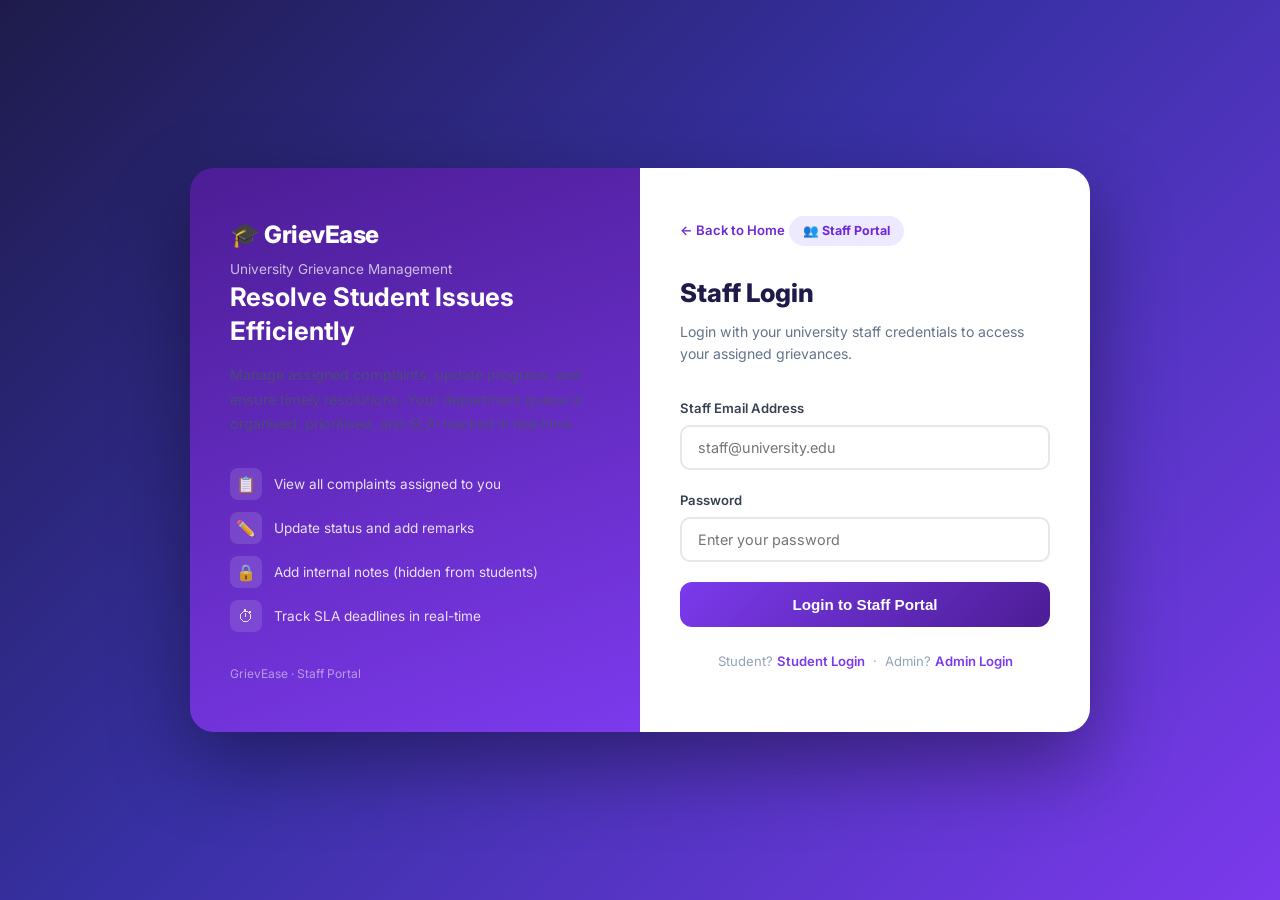
<file: frontend/staff-login.html>
<!DOCTYPE html>
<!-- GrievEase - Staff Login -->
<html lang="en">
<head>
  <meta charset="UTF-8"/>
  <meta name="viewport" content="width=device-width, initial-scale=1.0"/>
  <title>GrievEase | Staff Login</title>
  <link rel="stylesheet" href="style.css"/>
  <link href="https://fonts.googleapis.com/css2?family=Inter:wght@400;500;600;700&display=swap" rel="stylesheet"/>
  <style>
    *, *::before, *::after { box-sizing: border-box; margin: 0; padding: 0; }
    body {
      font-family: 'Inter', sans-serif;
      min-height: 100vh;
      background: linear-gradient(135deg, #1e1b4b 0%, #3730a3 45%, #7c3aed 100%);
      display: flex; align-items: center; justify-content: center;
      padding: 1rem;
    }
    .page-wrapper {
      display: grid;
      grid-template-columns: 1fr 1fr;
      gap: 0;
      width: 100%;
      max-width: 900px;
      border-radius: 24px;
      overflow: hidden;
      box-shadow: 0 30px 80px rgba(0,0,0,.4);
    }
    .left-panel {
      background: linear-gradient(160deg, #4c1d95, #7c3aed);
      padding: 3rem 2.5rem;
      display: flex; flex-direction: column; justify-content: space-between;
      color: #fff;
    }
    .left-panel .brand { font-size: 1.5rem; font-weight: 800; letter-spacing: -.02em; }
    .left-panel .tagline { font-size: .85rem; opacity: .7; margin-top: 4px; }
    .left-panel .hero-text { margin-top: auto; }
    .left-panel .hero-text h2 { font-size: 1.6rem; font-weight: 700; line-height: 1.3; margin-bottom: 1rem; }
    .left-panel .hero-text p { font-size: .9rem; opacity: .75; line-height: 1.7; }
    .features-list { margin-top: 2rem; display: flex; flex-direction: column; gap: .75rem; }
    .feature-item { display: flex; align-items: center; gap: .75rem; font-size: .85rem; opacity: .85; }
    .feature-item .icon { width: 32px; height: 32px; background: rgba(255,255,255,.15); border-radius: 8px; display: flex; align-items: center; justify-content: center; font-size: 1rem; flex-shrink: 0; }
    .right-panel { background: #fff; padding: 3rem 2.5rem; }
    .back-link { display: inline-flex; align-items: center; gap: 6px; color: #6d28d9; font-size: .82rem; font-weight: 600; text-decoration: none; margin-bottom: 2rem; }
    .back-link:hover { text-decoration: underline; }
    .role-badge { display: inline-flex; align-items: center; gap: 6px; background: #ede9fe; color: #6d28d9; padding: 5px 14px; border-radius: 999px; font-size: .78rem; font-weight: 700; margin-bottom: 1.5rem; }
    .login-title { font-size: 1.6rem; font-weight: 800; color: #1e1b4b; margin-bottom: .4rem; }
    .login-subtitle { color: #64748b; font-size: .88rem; margin-bottom: 2rem; }
    .form-group { margin-bottom: 1.25rem; }
    .form-group label { display: block; font-size: .82rem; font-weight: 600; color: #374151; margin-bottom: .4rem; }
    .form-group input {
      width: 100%; padding: 12px 16px; border: 2px solid #e5e7eb;
      border-radius: 10px; font-size: .9rem; font-family: inherit;
      transition: border-color .2s, box-shadow .2s; outline: none; color: #0f172a;
    }
    .form-group input:focus { border-color: #7c3aed; box-shadow: 0 0 0 3px rgba(124,58,237,.12); }
    .demo-cred { background: #f5f3ff; border: 1px solid #ddd6fe; border-radius: 10px; padding: 12px 16px; font-size: .82rem; color: #5b21b6; margin-bottom: 1.5rem; }
    .demo-cred strong { color: #4c1d95; }
    .submit-btn {
      width: 100%; padding: 14px; border: none; border-radius: 12px;
      background: linear-gradient(135deg, #7c3aed, #4c1d95);
      color: #fff; font-size: .95rem; font-weight: 700;
      cursor: pointer; transition: transform .15s, box-shadow .15s;
    }
    .submit-btn:hover { transform: translateY(-2px); box-shadow: 0 8px 20px rgba(124,58,237,.35); }
    .submit-btn:active { transform: translateY(0); }
    .login-footer { text-align: center; margin-top: 1.5rem; font-size: .82rem; color: #94a3b8; }
    .login-footer a { color: #7c3aed; font-weight: 600; text-decoration: none; }
    .login-footer a:hover { text-decoration: underline; }
    #staffLoginError { display: none; background: #fef2f2; border: 1px solid #fecaca; border-radius: 8px; padding: 10px 14px; font-size: .83rem; color: #dc2626; margin-bottom: 1rem; }
    @media (max-width: 640px) {
      .page-wrapper { grid-template-columns: 1fr; }
      .left-panel { padding: 2rem; }
      .right-panel { padding: 2rem; }
    }
  </style>
</head>
<body>
  <div class="page-wrapper">

    <!-- Left decorative panel -->
    <div class="left-panel">
      <div>
        <div class="brand">🎓 GrievEase</div>
        <div class="tagline">University Grievance Management</div>
      </div>
      <div class="hero-text">
        <h2>Resolve Student Issues Efficiently</h2>
        <p>Manage assigned complaints, update progress, and ensure timely resolutions. Your department queue is organised, prioritised, and SLA-tracked in real time.</p>
        <div class="features-list">
          <div class="feature-item"><span class="icon">📋</span> View all complaints assigned to you</div>
          <div class="feature-item"><span class="icon">✏️</span> Update status and add remarks</div>
          <div class="feature-item"><span class="icon">🔒</span> Add internal notes (hidden from students)</div>
          <div class="feature-item"><span class="icon">⏱</span> Track SLA deadlines in real-time</div>
        </div>
      </div>
      <div style="font-size:.75rem;opacity:.5;margin-top:2rem;">GrievEase · Staff Portal</div>
    </div>

    <!-- Right login form -->
    <div class="right-panel">
      <a href="index.html" class="back-link">← Back to Home</a>
      <span class="role-badge">👥 Staff Portal</span>
      <h1 class="login-title">Staff Login</h1>
      <p class="login-subtitle">Login with your university staff credentials to access your assigned grievances.</p>

      <div id="staffLoginError">❌ Invalid email or password. Please try again.</div>

      <form id="staffLoginForm">
        <div class="form-group">
          <label for="staffEmail">Staff Email Address</label>
          <input type="email" id="staffEmail" placeholder="staff@university.edu" required autocomplete="email"/>
        </div>
        <div class="form-group">
          <label for="staffPassword">Password</label>
          <input type="password" id="staffPassword" placeholder="Enter your password" required autocomplete="current-password"/>
        </div>
        <button type="submit" class="submit-btn" id="staffLoginBtn">Login to Staff Portal</button>
      </form>

      <div class="login-footer">
        Student? <a href="student-login.html">Student Login</a>
        &nbsp;·&nbsp;
        Admin? <a href="admin-login.html">Admin Login</a>
      </div>
    </div>

  </div>

  <div id="staffLoginError" style="display:none;background:#fef2f2;border:1px solid #fecaca;border-radius:8px;padding:10px 14px;font-size:.83rem;color:#dc2626;margin:0 2.5rem 1rem;"></div>
  <script>
    if (!["localhost", "127.0.0.1", ""].includes(window.location.hostname) && window.location.protocol !== "file:") {
      window.__API_BASE__ = "https://grievease-pwob.onrender.com";
    } else {
      window.__API_BASE__ = "http://127.0.0.1:8000";
    }
  </script>
  <script src="script.js"></script>

</body>
</html>
</file>
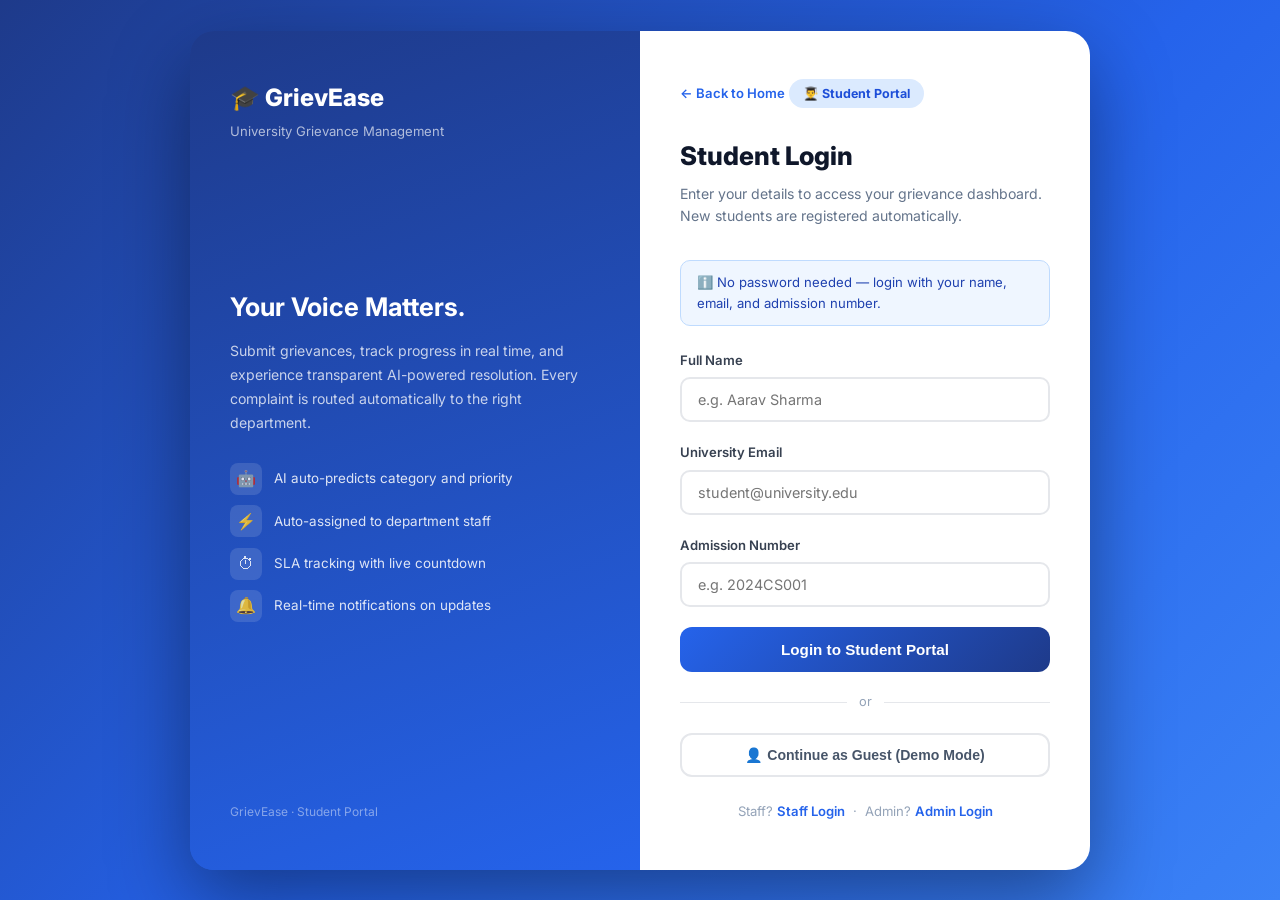
<file: frontend/student-dashboard.html>
<!DOCTYPE html>
<!-- GrievEase - Student Dashboard -->
<html lang="en">
<head>
  <meta charset="UTF-8"/>
  <meta name="viewport" content="width=device-width, initial-scale=1.0"/>
  <title>GrievEase | Student Dashboard</title>
  <link rel="stylesheet" href="style.css"/>
</head>
<body class="dashboard-page">

  <header class="top-nav sticky">
    <div class="container nav-inner">
      <a class="brand" href="index.html">
        <span class="brand-logo">GrievEase</span>
      </a>
      <nav class="nav-links">
        <a href="student-dashboard.html" class="active">Dashboard</a>
        <button class="btn ghost small notif-btn" onclick="openNotifications()">
          🔔 <span class="badge-count" id="studentNotifCount" hidden>0</span>
        </button>
        <button id="studentLogout" class="btn tertiary small">Logout</button>
      </nav>
    </div>
  </header>

  <main class="container dashboard-container">

    <!-- WELCOME HEADER -->
    <section class="dashboard-header">
      <div>
        <p class="eyebrow">Student Dashboard</p>
        <h1 id="welcomeMessage">Welcome, Student</h1>
        <p class="subtitle">Submit grievances and track their progress in real-time.</p>
      </div>
      <div class="dashboard-stats">
        <div class="card mini blue">
          <span class="metric" id="totalComplaintsCard">0</span>
          <span class="label">My Complaints</span>
        </div>
        <div class="card mini yellow">
          <span class="metric" id="pendingComplaintsCard">0</span>
          <span class="label">Pending</span>
        </div>
        <div class="card mini green">
          <span class="metric" id="resolvedComplaintsCard">0</span>
          <span class="label">Resolved</span>
        </div>
      </div>
    </section>

    <!-- SUBMIT FORM -->
    <section class="card form-card">
      <div class="card-header">
        <div>
          <h2>Submit Complaint</h2>
          <p class="subtitle">AI auto-predicts category &amp; priority. SLA tracking starts immediately.</p>
        </div>
        <span class="badge info">AI-Powered</span>
      </div>

      <form id="complaintForm" class="form-grid">
        <label>
          <span>Category</span>
          <select id="complaintCategory" required>
            <option value="">— Select category —</option>
            <option>Academic</option><option>Administration</option>
            <option>Examination</option><option>Fees</option>
            <option>Hostel</option><option>IT Support</option>
            <option>Infrastructure</option><option>Library</option>
            <option>Security</option><option>Transport</option>
          </select>
        </label>
        <label>
          <span>Subcategory (optional)</span>
          <select id="complaintSubcategory">
            <option value="">— Select subcategory —</option>
          </select>
        </label>
        <label class="full">
          <span>Title</span>
          <input type="text" id="complaintTitle" placeholder="Short summary of your issue" required/>
        </label>
        <label class="full">
          <span>Description</span>
          <textarea id="complaintDescription" rows="5"
            placeholder="Describe your issue in detail. AI will auto-suggest category and priority."
            required oninput="debounceAiPredict()"></textarea>
        </label>
        <label class="full">
          <span>Attachment (optional — JPG, PNG, PDF, max 5MB)</span>
          <input type="file" id="complaintFile" accept=".jpg,.jpeg,.png,.pdf,.doc,.docx"/>
        </label>
        <div class="suggestion full" id="aiSuggestionBox" hidden>
          <strong>🤖 AI Suggestion:</strong>
          <span id="aiSuggestionText"></span>
        </div>
        <div id="duplicateWarning" class="alert warning full" hidden>
          ⚠️ A similar complaint may already exist. Check your complaint list before submitting.
        </div>
        <button type="submit" class="btn primary full">Submit Complaint</button>
      </form>
    </section>

    <!-- MY COMPLAINTS -->
    <section class="card complaints-card">
      <div class="card-header">
        <div>
          <h2>My Complaints</h2>
          <p class="subtitle">Click View to see full timeline, comments and SLA countdown.</p>
        </div>
        <button id="refreshComplaints" class="btn tertiary small">Refresh</button>
      </div>
      <div class="table-wrapper">
        <table class="data-table" id="studentComplaintsTable">
          <thead>
            <tr>
              <th>ID</th>
              <th>Title</th>
              <th>Category</th>
              <th>Priority</th>
              <th>Status</th>
              <th>Assigned To</th>
              <th>SLA</th>
              <th>Date</th>
              <th>Actions</th>
            </tr>
          </thead>
          <tbody>
            <tr><td colspan="9" class="empty">No complaints yet. Submit your first grievance above.</td></tr>
          </tbody>
        </table>
      </div>
    </section>

  </main>

  <footer class="footer">
    <div class="container footer-inner">
      <p>© 2025 GrievEase | University Grievance Management System</p>
    </div>
  </footer>

  <!-- COMPLAINT DETAIL MODAL (student) -->
  <div id="studentComplaintModal" class="modal-overlay hidden">
    <div class="modal large">
      <div class="modal-header">
        <h3 id="studentModalTitle">Complaint Detail</h3>
        <button class="modal-close" onclick="closeStudentModal()">✕</button>
      </div>
      <div class="modal-body">
        <div class="detail-grid" id="studentComplaintDetail"></div>

        <!-- SLA Countdown -->
        <div id="slaCountdown" class="sla-box"></div>

        <!-- Timeline -->
        <div class="timeline-section">
          <h4>Complaint Timeline</h4>
          <div id="studentTimeline" class="timeline"></div>
        </div>

        <!-- Comments -->
        <div class="comments-section">
          <h4>Comments</h4>
          <div id="studentComments" class="comments-list"></div>
          <div class="comment-form">
            <textarea id="studentCommentText" rows="2" placeholder="Add a comment or additional information…"></textarea>
            <button class="btn secondary small" onclick="submitStudentComment()">Post Comment</button>
          </div>
        </div>

        <!-- Rating (only for Resolved) -->
        <div id="ratingSection" class="rating-section hidden">
          <h4>Rate Resolution</h4>
          <div class="star-rating" id="starRating">
            <span class="star" data-val="1">★</span>
            <span class="star" data-val="2">★</span>
            <span class="star" data-val="3">★</span>
            <span class="star" data-val="4">★</span>
            <span class="star" data-val="5">★</span>
          </div>
          <textarea id="ratingFeedback" rows="2" placeholder="Optional feedback…"></textarea>
          <button class="btn primary small" onclick="submitRating()">Submit Rating</button>
        </div>
      </div>
    </div>
  </div>

  <!-- NOTIFICATION PANEL -->
  <div id="notifPanel" class="notif-panel hidden">
    <div class="notif-header">
      <h4>Notifications</h4>
      <button class="btn ghost small" onclick="markAllRead()">Mark all read</button>
      <button class="btn ghost small" onclick="closeNotifications()">✕</button>
    </div>
    <div id="notifList" class="notif-list"></div>
  </div>
  <script>
    if (!["localhost", "127.0.0.1", ""].includes(window.location.hostname) && window.location.protocol !== "file:") {
      window.__API_BASE__ = "https://grievease-pwob.onrender.com";
    } else {
      window.__API_BASE__ = "http://127.0.0.1:8000";
    }
  </script>
  <script src="script.js"></script>
</body>
</html>
</file>
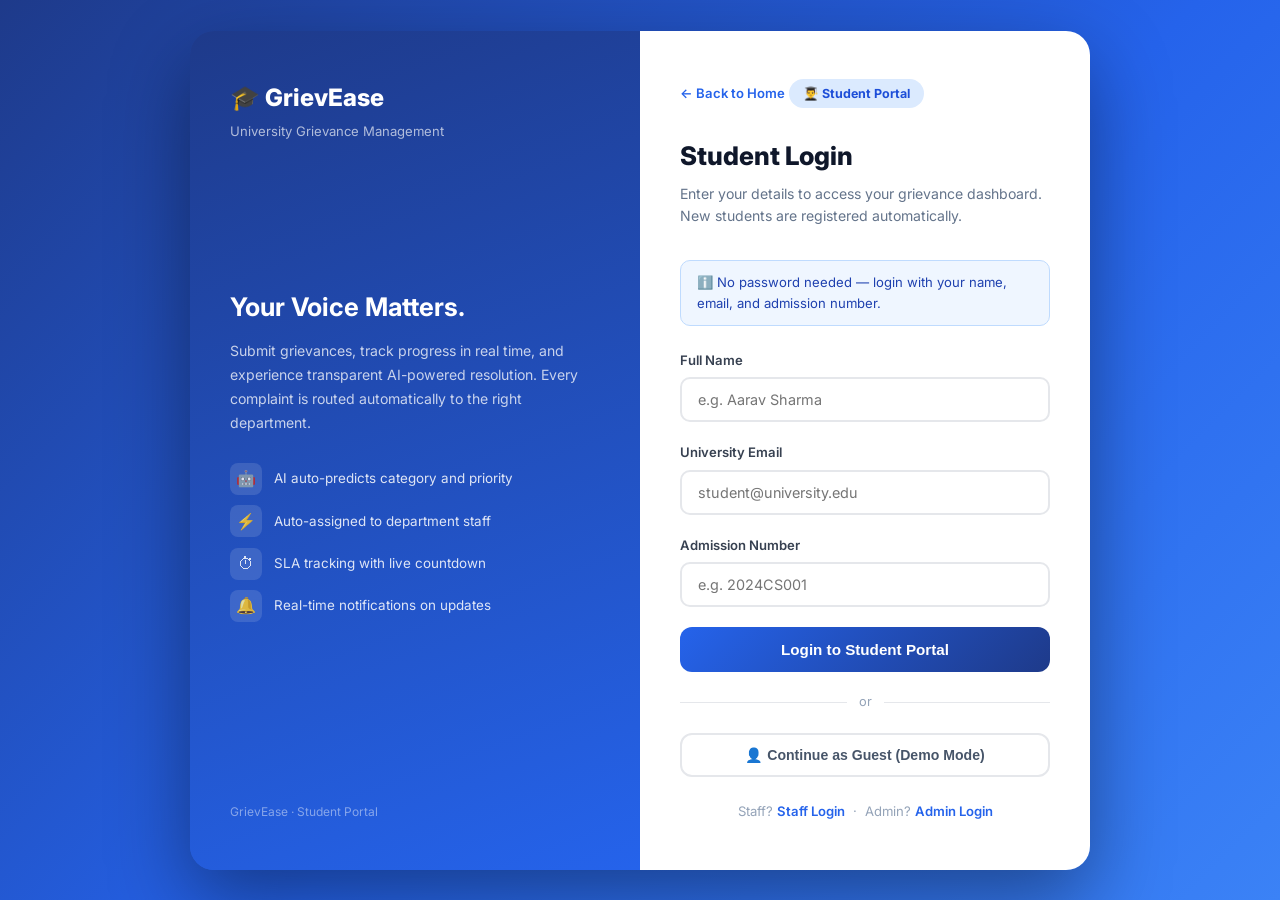
<file: frontend/student-login.html>
<!DOCTYPE html>
<!-- GrievEase - Student Login -->
<html lang="en">
<head>
  <meta charset="UTF-8"/>
  <meta name="viewport" content="width=device-width, initial-scale=1.0"/>
  <title>GrievEase | Student Login</title>
  <link rel="stylesheet" href="style.css"/>
  <link href="https://fonts.googleapis.com/css2?family=Inter:wght@400;500;600;700&display=swap" rel="stylesheet"/>
  <style>
    *, *::before, *::after { box-sizing: border-box; margin: 0; padding: 0; }
    body {
      font-family: 'Inter', sans-serif; min-height: 100vh;
      background: linear-gradient(135deg, #1e3a8a 0%, #2563eb 55%, #3b82f6 100%);
      display: flex; align-items: center; justify-content: center; padding: 1rem;
    }
    .page-wrapper {
      display: grid; grid-template-columns: 1fr 1fr;
      width: 100%; max-width: 900px; border-radius: 24px;
      overflow: hidden; box-shadow: 0 30px 80px rgba(0,0,0,.4);
    }
    .left-panel {
      background: linear-gradient(160deg, #1e3a8a, #2563eb);
      padding: 3rem 2.5rem; display: flex; flex-direction: column; justify-content: space-between; color: #fff;
    }
    .left-panel .brand    { font-size: 1.5rem; font-weight: 800; }
    .left-panel .tagline  { font-size: .82rem; opacity: .65; margin-top: 4px; }
    .left-panel .hero-h2  { font-size: 1.6rem; font-weight: 700; line-height: 1.3; margin-bottom: 1rem; }
    .left-panel .hero-p   { font-size: .88rem; opacity: .75; line-height: 1.7; }
    .feat-list { margin-top: 1.75rem; display: flex; flex-direction: column; gap: .65rem; }
    .feat-item { display: flex; align-items: center; gap: .75rem; font-size: .84rem; opacity: .85; }
    .feat-icon { width: 32px; height: 32px; background: rgba(255,255,255,.15); border-radius: 8px; display: flex; align-items: center; justify-content: center; font-size: 1rem; flex-shrink: 0; }
    .right-panel { background: #fff; padding: 3rem 2.5rem; }
    .back-link { display: inline-flex; align-items: center; gap: 6px; color: #2563eb; font-size: .82rem; font-weight: 600; text-decoration: none; margin-bottom: 2rem; }
    .back-link:hover { text-decoration: underline; }
    .role-badge { display: inline-flex; align-items: center; gap: 6px; background: #dbeafe; color: #1d4ed8; padding: 5px 14px; border-radius: 999px; font-size: .78rem; font-weight: 700; margin-bottom: 1.5rem; }
    .login-title    { font-size: 1.6rem; font-weight: 800; color: #0f172a; margin-bottom: .4rem; }
    .login-subtitle { color: #64748b; font-size: .88rem; margin-bottom: 2rem; }
    .form-group { margin-bottom: 1.25rem; }
    .form-group label { display: block; font-size: .82rem; font-weight: 600; color: #374151; margin-bottom: .4rem; }
    .form-group input {
      width: 100%; padding: 12px 16px; border: 2px solid #e5e7eb;
      border-radius: 10px; font-size: .9rem; font-family: inherit;
      transition: border-color .2s, box-shadow .2s; outline: none; color: #0f172a;
    }
    .form-group input:focus { border-color: #2563eb; box-shadow: 0 0 0 3px rgba(37,99,235,.12); }
    .info-box { background: #eff6ff; border: 1px solid #bfdbfe; border-radius: 10px; padding: 11px 16px; font-size: .82rem; color: #1e40af; margin-bottom: 1.5rem; }
    .submit-btn {
      width: 100%; padding: 14px; border: none; border-radius: 12px;
      background: linear-gradient(135deg, #2563eb, #1e3a8a);
      color: #fff; font-size: .95rem; font-weight: 700;
      cursor: pointer; transition: transform .15s, box-shadow .15s;
    }
    .submit-btn:hover { transform: translateY(-2px); box-shadow: 0 8px 20px rgba(37,99,235,.35); }
    .divider { display: flex; align-items: center; gap: .75rem; margin: 1.25rem 0; color: #94a3b8; font-size: .8rem; }
    .divider::before, .divider::after { content: ""; flex: 1; height: 1px; background: #e5e7eb; }
    .guest-btn {
      width: 100%; padding: 12px; border: 2px solid #e5e7eb; border-radius: 12px;
      background: #fff; color: #475569; font-size: .88rem; font-weight: 600;
      cursor: pointer; transition: border-color .15s, background .15s;
    }
    .guest-btn:hover { border-color: #2563eb; background: #eff6ff; color: #1d4ed8; }
    .login-footer { text-align: center; margin-top: 1.5rem; font-size: .82rem; color: #94a3b8; }
    .login-footer a { color: #2563eb; font-weight: 600; text-decoration: none; }
    .login-footer a:hover { text-decoration: underline; }
    #studentLoginError { display: none; background: #fef2f2; border: 1px solid #fecaca; border-radius: 8px; padding: 10px 14px; font-size: .83rem; color: #dc2626; margin-bottom: 1rem; }
    @media (max-width: 640px) {
      .page-wrapper { grid-template-columns: 1fr; }
      .left-panel { padding: 2rem; }
      .right-panel { padding: 2rem; }
    }
  </style>
</head>
<body>
  <div class="page-wrapper">
    <div class="left-panel">
      <div>
        <div class="brand">🎓 GrievEase</div>
        <div class="tagline">University Grievance Management</div>
      </div>
      <div>
        <h2 class="hero-h2">Your Voice Matters.</h2>
        <p class="hero-p">Submit grievances, track progress in real time, and experience transparent AI-powered resolution. Every complaint is routed automatically to the right department.</p>
        <div class="feat-list">
          <div class="feat-item"><span class="feat-icon">🤖</span> AI auto-predicts category and priority</div>
          <div class="feat-item"><span class="feat-icon">⚡</span> Auto-assigned to department staff</div>
          <div class="feat-item"><span class="feat-icon">⏱</span> SLA tracking with live countdown</div>
          <div class="feat-item"><span class="feat-icon">🔔</span> Real-time notifications on updates</div>
        </div>
      </div>
      <div style="font-size:.75rem;opacity:.45;margin-top:2rem;">GrievEase · Student Portal</div>
    </div>

    <div class="right-panel">
      <a href="index.html" class="back-link">← Back to Home</a>
      <span class="role-badge">👨‍🎓 Student Portal</span>
      <h1 class="login-title">Student Login</h1>
      <p class="login-subtitle">Enter your details to access your grievance dashboard. New students are registered automatically.</p>

      <div class="info-box">ℹ️ No password needed — login with your name, email, and admission number.</div>
      <div id="studentLoginError">❌ Login failed. Please check your details and try again.</div>

      <form id="studentLoginForm">
        <div class="form-group">
          <label for="studentName">Full Name</label>
          <input type="text" id="studentName" placeholder="e.g. Aarav Sharma" required autocomplete="name"/>
        </div>
        <div class="form-group">
          <label for="studentEmail">University Email</label>
          <input type="email" id="studentEmail" placeholder="student@university.edu" required autocomplete="email"/>
        </div>
        <div class="form-group">
          <label for="studentAdmission">Admission Number</label>
          <input type="text" id="studentAdmission" placeholder="e.g. 2024CS001" required autocomplete="off"/>
        </div>
        <button type="submit" class="submit-btn" id="studentLoginBtn">Login to Student Portal</button>
      </form>

      <div class="divider">or</div>
      <button class="guest-btn" id="guestAccess">👤 Continue as Guest (Demo Mode)</button>

      <div class="login-footer">
        Staff? <a href="staff-login.html">Staff Login</a>
        &nbsp;·&nbsp;
        Admin? <a href="admin-login.html">Admin Login</a>
      </div>
    </div>
  </div>
  <script>
    if (!["localhost", "127.0.0.1", ""].includes(window.location.hostname) && window.location.protocol !== "file:") {
      window.__API_BASE__ = "https://grievease-pwob.onrender.com";
    } else {
      window.__API_BASE__ = "http://127.0.0.1:8000";
    }
  </script>
  <script src="script.js"></script>
</body>
</html>
</file>
<file: frontend/style.css>
/* GrievEase stylesheet */

@import url('https://fonts.googleapis.com/css2?family=Inter:wght@400;500;600;700;800&display=swap');

/* Design tokens */
:root {
  /* Brand */
  --brand-blue:          #1e3a8a;
  --brand-accent:        #2563eb;
  --brand-accent-light:  #3b82f6;
  --brand-light:         #eff6ff;
  --brand-bg:            #F8FAFC;          /* spec */

  /* Text */
  --text-primary:        #0F172A;          /* spec */
  --text-secondary:      #475569;          /* spec */
  --text-muted:          #64748b;

  /* Surfaces */
  --card-bg:             #ffffff;
  --surface2:            #F1F5F9;          /* spec */

  /* Semantic palette (spec) */
  --clr-primary:         #2563EB;
  --clr-secondary:       #6366F1;
  --clr-success:         #22C55E;
  --clr-warning:         #F59E0B;
  --clr-danger:          #EF4444;

  /* Shadows — slightly richer */
  --shadow-xs:           0 1px 3px rgba(15,23,42,.06), 0 4px 16px rgba(15,23,42,.05);
  --shadow-sm:           0 2px 8px rgba(15,23,42,.07), 0 12px 32px rgba(15,23,42,.07);
  --shadow-md:           0 4px 16px rgba(15,23,42,.09), 0 24px 48px rgba(15,23,42,.09);

  /* Radii */
  --radius-sm:           8px;
  --radius-md:           12px;
  --radius-lg:           18px;

  /* Typography */
  --font-body:           'Inter', -apple-system, BlinkMacSystemFont, 'Segoe UI', sans-serif;

  /* Aliases used by v3 components */
  --brand:               var(--brand-accent);
  --brand-dark:          var(--brand-blue);
  --bg:                  var(--brand-bg);
  --surface:             var(--card-bg);
  --border:              rgba(15,23,42,.09);
  --border2:             rgba(15,23,42,.16);
  --text:                var(--text-primary);
  --text2:               var(--text-secondary);
  --text3:               var(--text-muted);
  --shadow:              var(--shadow-xs);
  --shadow-lg:           var(--shadow-sm);
  --radius:              var(--radius-md);

  /* Semantic alias colours */
  --blue:    #2563eb;  --blue-bg:    rgba(37,99,235,.08);
  --green:   #16a34a;  --green-bg:   rgba(22,163,74,.09);
  --yellow:  #d97706;  --yellow-bg:  rgba(245,158,11,.09);
  --red:     #dc2626;  --red-bg:     rgba(239,68,68,.08);
  --purple:  #6366f1;  --purple-bg:  rgba(99,102,241,.09);
  --dark:    #334155;

  /* Status badge colours per spec */
  --status-pending:   #F59E0B;
  --status-assigned:  #2563EB;
  --status-progress:  #6366F1;
  --status-resolved:  #22C55E;
  --status-escalated: #EF4444;
  --status-closed:    #94a3b8;
}

/* Reset */
*, *::before, *::after { box-sizing: border-box; }
html { scroll-behavior: smooth; }
body {
  margin: 0;
  font-family: var(--font-body);
  background-color: var(--brand-bg);
  color: var(--text-primary);
  line-height: 1.6;
  -webkit-font-smoothing: antialiased;
}
a { color: inherit; text-decoration: none; }
img { max-width: 100%; display: block; }

/* Container */
.container { width: min(1100px, 92%); margin: 0 auto; }

/* Top Nav */
.top-nav {
  background: rgba(255,255,255,.92);
  backdrop-filter: blur(14px);
  border-bottom: 1px solid rgba(30,58,138,.07);
  box-shadow: 0 1px 0 rgba(15,23,42,.04);
}
.top-nav.sticky { position: sticky; top: 0; z-index: 90; }
.nav-inner {
  display: flex; align-items: center;
  justify-content: space-between; padding: 16px 0;
}
.brand-logo {
  font-weight: 800; font-size: 1.2rem;
  color: var(--brand-blue); letter-spacing: .01em;
}
.nav-links { display: flex; align-items: center; gap: 16px; }
.nav-links a {
  padding: 7px 13px; border-radius: var(--radius-sm);
  color: var(--text-secondary);
  transition: background .18s, color .18s;
  font-weight: 500; font-size: .9rem;
}
.nav-links a:hover, .nav-links a.active {
  background: var(--brand-light); color: var(--brand-blue);
}

/* Buttons */
.btn {
  display: inline-flex; align-items: center; justify-content: center; gap: 7px;
  padding: 11px 22px; border-radius: var(--radius-md); border: none;
  font-weight: 600; cursor: pointer; font-size: .9rem; font-family: inherit;
  transition: transform .18s ease, box-shadow .18s ease, background .18s ease;
  letter-spacing: .01em;
}
.btn.small { padding: 7px 14px; font-size: .82rem; border-radius: var(--radius-sm); }
.btn.full  { width: 100%; }
.btn:active { transform: scale(.97); }

.btn.primary {
  background: linear-gradient(135deg, #2563eb 0%, #1e3a8a 100%);
  color: #fff;
  box-shadow: 0 2px 10px rgba(37,99,235,.28);
}
.btn.primary:hover {
  transform: translateY(-2px);
  box-shadow: 0 6px 20px rgba(37,99,235,.32);
}
.btn.secondary {
  background: var(--brand-light); color: var(--brand-blue);
  border: 1.5px solid #bfdbfe;
}
.btn.secondary:hover { background: #dbeafe; }
.btn.tertiary {
  background: #fff; color: var(--text-secondary);
  border: 1.5px solid var(--border2);
}
.btn.tertiary:hover { background: var(--surface2); }

/* Ghost has two contexts: white-on-dark (CTA) and subtle-on-light (nav) */
.btn.ghost {
  background: rgba(37,99,235,.06); color: var(--brand-blue);
  border: 1.5px solid rgba(37,99,235,.22);
}
.btn.ghost:hover { background: rgba(37,99,235,.12); }

/* Hero CTA section ghost override (white on dark bg) */
.cta-box .btn.ghost { color: #fff; border-color: rgba(255,255,255,.38); background: rgba(255,255,255,.1); }
.cta-box .btn.ghost:hover { background: rgba(255,255,255,.18); }

/* Hero */
.hero-section {
  padding: 96px 0;
  background: linear-gradient(150deg, rgba(30,58,138,.06) 0%, rgba(59,130,246,.04) 100%);
}
.hero-content {
  display: grid; grid-template-columns: repeat(auto-fit, minmax(280px,1fr));
  align-items: center; gap: 52px;
}
.hero-text h1 {
  font-size: clamp(2rem, 3vw + 1rem, 3rem);
  font-weight: 800; letter-spacing: -.03em;
  color: var(--text-primary); margin-bottom: 14px; line-height: 1.2;
}
.hero-text p { color: var(--text-secondary); margin-bottom: 28px; line-height: 1.7; }
.hero-actions { display: flex; gap: 14px; flex-wrap: wrap; }
.hero-visual  { display: grid; gap: 18px; justify-items: start; }

/* Stats cards (landing) */
.stats-card {
  background: #fff; border-radius: var(--radius-md);
  box-shadow: var(--shadow-sm); padding: 18px 22px;
  display: flex; flex-direction: column; gap: 4px; width: 228px;
  border-left: 3px solid var(--brand-accent);
  transition: box-shadow .2s, transform .2s;
}
.stats-card:hover { box-shadow: var(--shadow-md); transform: translateY(-3px); }
.stats-card .metric { font-weight: 800; font-size: 1.7rem; color: var(--brand-blue); }
.stats-card .label  { color: var(--text-muted); font-size: .84rem; }

/* Illustration circles */
.illustration { position: relative; width: 220px; height: 220px; }
.circle { position: absolute; border-radius: 50%; background: rgba(37,99,235,.1); width: 220px; height: 220px; top: 0; left: 0; }
.circle.secondary { background: rgba(30,58,138,.1);  width: 160px; height: 160px; top: 30px; left: 30px; }
.circle.tertiary  { background: rgba(59,130,246,.1); width: 100px; height: 100px; top: 70px; left: 70px; }

/* Sections */
.section { padding: 80px 0; }
.section-heading { text-align: center; margin-bottom: 44px; }
.section-heading h2 { font-size: 1.95rem; font-weight: 800; margin-bottom: 10px; letter-spacing: -.02em; }
.section-heading p  { color: var(--text-secondary); max-width: 600px; margin: 0 auto; }

/* Feature cards */
.feature-grid { display: grid; gap: 22px; grid-template-columns: repeat(auto-fit, minmax(240px,1fr)); }
.feature-card {
  background: #fff; border-radius: var(--radius-md);
  padding: 26px; border: 1px solid rgba(15,23,42,.06);
  box-shadow: var(--shadow-xs);
  transition: transform .2s, box-shadow .2s;
}
.feature-card:hover { transform: translateY(-5px); box-shadow: var(--shadow-sm); }
.feature-card h3 { margin-top: 0; margin-bottom: 10px; font-weight: 700; }
.feature-card p  { margin: 0; color: var(--text-secondary); font-size: .9rem; }

/* How it Works */
.highlights { background: rgba(37,99,235,.05); }
.highlights-grid { display: grid; gap: 22px; grid-template-columns: repeat(auto-fit, minmax(220px,1fr)); }
.highlight-card {
  background: #fff; padding: 22px 24px; border-radius: var(--radius-md);
  box-shadow: var(--shadow-xs); border: 1px solid rgba(15,23,42,.06);
}

/* CTA */
.cta-box {
  background: linear-gradient(135deg, #1e3a8a 0%, #2563eb 100%);
  color: #fff; border-radius: var(--radius-lg); padding: 44px 52px;
  display: flex; flex-wrap: wrap; align-items: center;
  justify-content: space-between; gap: 30px;
  box-shadow: 0 8px 32px rgba(37,99,235,.35);
}
.cta-actions { display: flex; gap: 14px; flex-wrap: wrap; }

/* FAQ */
.faq { background: var(--brand-bg); padding-bottom: 90px; }
.faq-grid { display: grid; gap: 20px; grid-template-columns: repeat(auto-fit, minmax(260px,1fr)); }
.faq-item {
  background: #fff; padding: 22px 24px; border-radius: var(--radius-md);
  box-shadow: var(--shadow-xs); border: 1px solid rgba(15,23,42,.06);
  border-left: 3px solid var(--brand-accent);
}
.faq-item h4 { margin-top: 0; font-weight: 700; }
.faq-item p  { margin: 0; color: var(--text-secondary); }

/* Footer */
.footer { background: #0f172a; color: rgba(255,255,255,.75); padding: 24px 0; }
.footer-inner { display: flex; align-items: center; justify-content: space-between; flex-wrap: wrap; gap: 12px; }
.footer a { color: rgba(255,255,255,.75); padding: 0 10px; font-size: .875rem; }
.footer a:hover { color: #fff; }

/* Auth */
.auth-container { min-height: calc(100vh - 160px); display: flex; align-items: center; justify-content: center; padding: 40px 0; }
.auth-card { max-width: 460px; width: 100%; }
.auth-card h1 { margin-top: 0; margin-bottom: 12px; }

/* Card */
.card {
  background: #fff; border-radius: var(--radius-lg);
  padding: 30px; border: 1px solid rgba(15,23,42,.06);
  box-shadow: var(--shadow-xs);
  transition: box-shadow .2s;
}
.card:hover { box-shadow: var(--shadow-sm); }
.card-header {
  display: flex; justify-content: space-between; align-items: flex-start;
  gap: 20px; margin-bottom: 22px;
}
.card-header h2   { margin: 0; }
.card-header .subtitle { margin: 5px 0 0; }
.card-actions { display: flex; gap: .5rem; flex-wrap: wrap; }

/* Mini stat cards */
.card.mini { padding: 20px; min-width: 152px; text-align: center; }
.card.mini .metric { font-size: 1.65rem; font-weight: 800; color: var(--brand-blue); }
.card.mini .label  { color: var(--text-muted); font-size: .82rem; }
.card.mini.blue    { border-top: 3px solid var(--clr-primary); }
.card.mini.yellow  { border-top: 3px solid var(--clr-warning); }
.card.mini.green   { border-top: 3px solid var(--clr-success); }

/* Typography helpers */
.subtitle { color: var(--text-secondary); font-size: .88rem; line-height: 1.6; }
.eyebrow  {
  text-transform: uppercase; letter-spacing: .1em;
  font-size: .72rem; font-weight: 700; color: var(--brand-accent); margin-bottom: 5px;
}
.label { font-size: .8rem; color: var(--text-muted); font-weight: 500; }

/* Form (dashboard complaint form) */
.form-grid { display: grid; gap: 16px; }
.form-grid label {
  display: grid; gap: 7px; font-weight: 600; font-size: .87rem;
  color: var(--text-secondary);
}
.form-grid input,
.form-grid select,
.form-grid textarea {
  width: 100%; padding: 11px 14px; border-radius: var(--radius-sm);
  border: 1.5px solid rgba(15,23,42,.11);
  font-family: inherit; font-size: .9rem; background: #fff;
  transition: border-color .18s, box-shadow .18s; outline: none; color: var(--text-primary);
}
.form-grid input:focus,
.form-grid select:focus,
.form-grid textarea:focus {
  border-color: var(--brand-accent);
  box-shadow: 0 0 0 3px rgba(37,99,235,.1);
}
.form-grid .full { grid-column: 1 / -1; }

/* Suggestion / alert boxes */
.suggestion {
  background: var(--brand-light); padding: 12px 16px;
  border-radius: var(--radius-sm); color: var(--brand-blue);
  font-size: .9rem; border: 1px solid #bfdbfe;
}
.alert { border-radius: var(--radius-sm); padding: .75rem 1rem; font-size: .875rem; }
.alert.warning { background: rgba(245,158,11,.09); border: 1px solid rgba(245,158,11,.3); color: #92400e; }
.alert.error   { background: rgba(239,68,68,.08);  border: 1px solid rgba(239,68,68,.3);  color: #991b1b; }
.alert.success { background: rgba(34,197,94,.09);  border: 1px solid rgba(34,197,94,.3);  color: #14532d; }

/* Badges */
.badge {
  display: inline-flex; align-items: center;
  padding: 4px 11px; border-radius: 999px;
  font-size: .76rem; font-weight: 700;
}
.badge.info      { background: rgba(37,99,235,.1);   color: #1d4ed8; }
.badge.success   { background: rgba(34,197,94,.12);  color: #15803d; }
.badge.warning   { background: rgba(245,158,11,.12); color: #92400e; }
.badge.danger    { background: rgba(239,68,68,.1);   color: #b91c1c; }
.badge.secondary { background: rgba(99,102,241,.1);  color: #4338ca; }
.badge.neutral   { background: #f1f5f9; color: #475569; }
.badge.dark      { background: #e2e8f0; color: #334155; }

/* Priority badges */
.priority-Critical { background: #fff0f0; color: #b91c1c; font-weight: 800; padding: 4px 11px; border-radius: 999px; font-size: .76rem; }
.priority-High     { background: rgba(239,68,68,.1);   color: #dc2626; padding: 4px 11px; border-radius: 999px; font-size: .76rem; font-weight: 700; }
.priority-Medium   { background: rgba(245,158,11,.1);  color: #d97706; padding: 4px 11px; border-radius: 999px; font-size: .76rem; font-weight: 700; }
.priority-Low      { background: rgba(34,197,94,.1);   color: #16a34a; padding: 4px 11px; border-radius: 999px; font-size: .76rem; font-weight: 700; }

/* Status badges — per spec */
.status-Pending     { background: rgba(245,158,11,.12); color: #92400e;  padding: 4px 11px; border-radius: 999px; font-size: .76rem; font-weight: 700; display: inline-flex; align-items: center; }
.status-Assigned    { background: rgba(37,99,235,.1);   color: #1d4ed8;  padding: 4px 11px; border-radius: 999px; font-size: .76rem; font-weight: 700; display: inline-flex; align-items: center; }
.status-In-Progress { background: rgba(99,102,241,.1);  color: #4338ca;  padding: 4px 11px; border-radius: 999px; font-size: .76rem; font-weight: 700; display: inline-flex; align-items: center; }
.status-Escalated   { background: rgba(239,68,68,.1);   color: #b91c1c;  padding: 4px 11px; border-radius: 999px; font-size: .76rem; font-weight: 700; display: inline-flex; align-items: center; }
.status-Resolved    { background: rgba(34,197,94,.12);  color: #15803d;  padding: 4px 11px; border-radius: 999px; font-size: .76rem; font-weight: 700; display: inline-flex; align-items: center; }
.status-Closed      { background: #f1f5f9; color: #475569; padding: 4px 11px; border-radius: 999px; font-size: .76rem; font-weight: 700; display: inline-flex; align-items: center; }

/* Notification badge */
.badge-count { background: var(--clr-danger); color: #fff; border-radius: 999px; font-size: .68rem; font-weight: 700; padding: .1rem .42rem; min-width: 18px; text-align: center; }

/* Dashboard */
.dashboard-container { padding: 40px 0 80px; display: grid; gap: 28px; }
.dashboard-header    { display: flex; flex-wrap: wrap; justify-content: space-between; gap: 20px; align-items: center; }
.dashboard-stats     { display: flex; gap: 16px; flex-wrap: wrap; }

/* Data Table */
.table-wrapper { overflow-x: auto; border-radius: var(--radius-md); }
.data-table { width: 100%; border-collapse: collapse; }
.data-table thead tr { background: linear-gradient(135deg, #1e3a8a 0%, #2563eb 100%); }
.data-table th {
  color: #fff !important; font-weight: 600; font-size: .75rem;
  text-transform: uppercase; letter-spacing: .06em;
  padding: 12px 16px; text-align: left; white-space: nowrap;
}
.data-table td { padding: 13px 16px; font-size: .87rem; border-bottom: 1px solid rgba(15,23,42,.05); vertical-align: middle; }
.data-table tbody tr { border-left: 3px solid transparent; transition: background .12s; }
.data-table tbody tr:hover { background: rgba(37,99,235,.04); }
.data-table .empty { text-align: center; color: var(--text-muted); padding: 3rem; }

/* Status row colours */
.data-table tbody tr.status-row-Pending     { border-left-color: var(--clr-warning); }
.data-table tbody tr.status-row-Assigned    { border-left-color: var(--clr-primary); }
.data-table tbody tr.status-row-InProgress  { border-left-color: var(--clr-secondary); }
.data-table tbody tr.status-row-Escalated   { border-left-color: var(--clr-danger); }
.data-table tbody tr.status-row-Resolved    { border-left-color: var(--clr-success); }
.data-table tbody tr.status-row-Closed      { border-left-color: var(--status-closed); }

/* Checkbox column */
.checkbox-col { width: 40px; }

/* Admin Dashboard Layout */
.admin-dashboard { display: flex; min-height: 100vh; background: var(--brand-bg); }
.admin-main      { flex: 1; padding: 44px 44px 80px; display: grid; gap: 28px; }
.admin-header {
  display: flex; flex-wrap: wrap; justify-content: space-between;
  gap: 20px; align-items: flex-start;
  padding-bottom: 20px; border-bottom: 1px solid rgba(15,23,42,.07);
}
.admin-actions { display: flex; flex-wrap: wrap; gap: 10px; align-items: center; }
.header-right  { display: flex; gap: .5rem; align-items: center; }

/* Sidebar */
.sidebar {
  width: 248px; background: #0f172a; color: #e2e8f0;
  display: flex; flex-direction: column; gap: 0;
  padding: 0; position: sticky; top: 0; height: 100vh; overflow-y: auto;
}
.sidebar-header {
  padding: 28px 22px 18px;
  border-bottom: 1px solid rgba(255,255,255,.07);
}
.sidebar .brand-logo { color: #fff; font-size: 1.2rem; font-weight: 800; }
.sidebar .subtitle   { color: rgba(255,255,255,.45); font-size: .76rem; margin-top: 3px; }
.sidebar-nav {
  display: flex; flex-direction: column; gap: 2px;
  padding: 14px 10px; flex: 1;
}
.sidebar-nav a {
  padding: 11px 14px; border-radius: var(--radius-sm);
  color: rgba(226,232,240,.75); font-size: .87rem; font-weight: 500;
  transition: background .16s, color .16s;
  border-left: 3px solid transparent; border-radius: 8px;
  display: block;
}
.sidebar-nav a.active { background: rgba(59,130,246,.18); color: #fff; border-left-color: #60a5fa; font-weight: 600; }
.sidebar-nav a:hover  { background: rgba(59,130,246,.10); color: #fff; }
.sidebar-nav .nav-link { position: relative; }
.sidebar-nav .nav-link.active::after {
  content: ""; position: absolute; right: 8px; top: 50%; transform: translateY(-50%);
  width: 4px; height: 20px; background: #60a5fa; border-radius: 2px;
}
.sidebar-user { padding: 14px 20px; border-top: 1px solid rgba(255,255,255,.07); margin-top: auto; }
.sidebar-user .user-name { font-weight: 600; font-size: .9rem; color: #fff; }
.sidebar-user .user-dept { font-size: .76rem; color: rgba(255,255,255,.45); margin-top: 2px; }
.sidebar #adminLogout,
.sidebar #staffLogout {
  margin: 10px 14px 16px; width: calc(100% - 28px);
  background: rgba(255,255,255,.07); color: rgba(255,255,255,.7);
  border: 1px solid rgba(255,255,255,.13); border-radius: var(--radius-sm);
  font-size: .82rem; padding: 9px 14px; font-weight: 600;
}
.sidebar #adminLogout:hover,
.sidebar #staffLogout:hover { background: rgba(239,68,68,.2); color: #fca5a5; border-color: rgba(239,68,68,.3); }

/* Sidebar label */
.sidebar-section-label {
  font-size: .65rem; font-weight: 700; text-transform: uppercase;
  letter-spacing: .1em; color: rgba(255,255,255,.3);
  padding: 14px 22px 6px;
}

/* Stats Grid */
.stats-grid    { display: grid; grid-template-columns: repeat(auto-fit, minmax(165px,1fr)); gap: 1rem; margin-bottom: 0; }
.card-grid     { display: grid; gap: 1rem; }

/* Metric Cards */
.metric-card {
  padding: 22px 26px; border-radius: 14px;
  background: #fff; border: 1px solid rgba(15,23,42,.06);
  box-shadow: var(--shadow-xs);
  transition: box-shadow .2s, transform .2s;
}
.metric-card:hover { box-shadow: var(--shadow-sm); transform: translateY(-2px); }
.metric-card .label  { font-size: .76rem; font-weight: 700; text-transform: uppercase; letter-spacing: .06em; color: var(--text-muted); }
.metric-card .metric { font-size: 2.4rem; font-weight: 800; display: block; margin-top: 6px; letter-spacing: -.03em; line-height: 1; }

.metric-card.blue   { border-top: 4px solid #2563eb; } .metric-card.blue   .metric { color: #1d4ed8; }
.metric-card.yellow { border-top: 4px solid #f59e0b; } .metric-card.yellow .metric { color: #b45309; }
.metric-card.purple { border-top: 4px solid #6366f1; } .metric-card.purple .metric { color: #4338ca; }
.metric-card.green  { border-top: 4px solid #22c55e; } .metric-card.green  .metric { color: #15803d; }
.metric-card.red    { border-top: 4px solid #ef4444; } .metric-card.red    .metric { color: #b91c1c; }
.metric-card.dark   { border-top: 4px solid #475569; } .metric-card.dark   .metric { color: #334155; }

/* Filter Bar */
.filter-bar {
  display: flex; gap: .65rem; flex-wrap: wrap; align-items: center;
  background: #f8fafc; border-radius: var(--radius-sm);
  padding: .75rem 1rem; border: 1px solid rgba(15,23,42,.08); margin-bottom: 1rem;
}
.filter-bar select,
.filter-bar input {
  padding: .42rem .75rem; font-size: .82rem; border-radius: var(--radius-sm);
  border: 1.5px solid rgba(15,23,42,.1); min-width: 140px; max-width: 200px;
  background: #fff; font-family: inherit; outline: none;
  transition: border-color .15s;
}
.filter-bar select:focus, .filter-bar input:focus { border-color: var(--brand-accent); }
.filter-bar input[type="text"] { max-width: 260px; }

/* Bulk Bar */
.bulk-bar {
  display: flex; align-items: center; gap: .75rem; flex-wrap: wrap;
  background: #eff6ff; border: 1px solid #bfdbfe;
  border-radius: var(--radius-sm); padding: .65rem 1rem;
  margin-bottom: .75rem; font-size: .875rem; font-weight: 600; color: #1d4ed8;
}
.bulk-bar select { padding: .35rem .65rem; font-size: .82rem; max-width: 180px; }

/* KPI Row & Charts */
.kpi-row  { display: flex; gap: 1rem; flex-wrap: wrap; margin-bottom: 1.25rem; }
.kpi-card {
  flex: 1; min-width: 140px; background: #f8fafc;
  border: 1px solid rgba(15,23,42,.07); border-radius: var(--radius-sm);
  padding: .9rem 1rem; text-align: center;
  border-top: 3px solid var(--brand-accent);
}
.kpi-card .kpi-value { font-size: 1.55rem; font-weight: 800; color: var(--brand-accent); }
.kpi-card .kpi-label { font-size: .73rem; color: var(--text-muted); font-weight: 600; margin-top: .15rem; }

/* ════════════════════════════════════════════════════════════
   CHART FIX: display:block + width:100% required for Chart.js
   Without these, canvas is 0×0 and charts appear as blank boxes.
════════════════════════════════════════════════════════════ */
.chart-row { display: grid; grid-template-columns: repeat(auto-fit, minmax(280px,1fr)); gap: 1.25rem; }
.chart-card {
  background: #fff; border: 1px solid rgba(15,23,42,.07);
  border-radius: var(--radius-md); padding: 1.2rem;
  box-shadow: var(--shadow-xs); min-height: 220px;
  border-top: 3px solid rgba(37,99,235,.15);
}
.chart-card.wide { grid-column: 1 / -1; min-height: 260px; }
.chart-card h4   { margin: 0 0 .85rem; font-size: .82rem; font-weight: 700; color: var(--text-secondary); text-transform: uppercase; letter-spacing: .06em; }
/* THE FIX */
.chart-card canvas        { display: block; width: 100% !important; max-height: 220px; }
.chart-card.wide canvas   { display: block; width: 100% !important; max-height: 260px; }

/* Dept Grid */
.dept-grid { display: grid; grid-template-columns: repeat(auto-fill, minmax(260px,1fr)); gap: 1rem; }
.dept-card {
  background: #fff; border: 1px solid rgba(15,23,42,.07);
  border-radius: var(--radius-md); padding: 1rem 1.15rem;
  border-left: 3px solid var(--brand-accent);
  transition: box-shadow .18s;
}
.dept-card:hover { box-shadow: var(--shadow-sm); }
.dept-card .dept-name     { font-weight: 700; font-size: .95rem; color: var(--brand-blue); }
.dept-card .dept-category { font-size: .78rem; color: var(--text-muted); margin-top: .25rem; }
.dept-card .dept-head     { font-size: .82rem; color: var(--text-secondary); margin-top: .5rem; }

/* Notification Panel */
.notif-panel {
  position: fixed; top: 3.4rem; right: 1.5rem; width: 360px;
  max-height: 500px; background: #fff; border: 1px solid rgba(15,23,42,.09);
  border-radius: var(--radius-lg); box-shadow: var(--shadow-md);
  z-index: 500; overflow: hidden; display: flex; flex-direction: column;
}
.notif-panel.hidden { display: none; }
.notif-header { display: flex; align-items: center; gap: .5rem; padding: .85rem 1rem; border-bottom: 1px solid rgba(15,23,42,.07); background: #f8fafc; }
.notif-header h4 { flex: 1; margin: 0; font-size: .92rem; font-weight: 700; }
.notif-list { overflow-y: auto; flex: 1; }
.notif-item { padding: .85rem 1rem; border-bottom: 1px solid rgba(15,23,42,.05); font-size: .83rem; cursor: pointer; transition: background .1s; }
.notif-item:hover   { background: #f8fafc; }
.notif-item.unread  { background: #eff6ff; border-left: 3px solid var(--brand-accent); }
.notif-title   { font-weight: 700; color: var(--text-primary); }
.notif-message { color: var(--text-secondary); margin-top: .2rem; line-height: 1.4; }
.notif-time    { font-size: .72rem; color: var(--text-muted); margin-top: .3rem; }

/* Toast */
#toast-container { position: fixed; bottom: 1.5rem; right: 1.5rem; z-index: 9999; display: flex; flex-direction: column; gap: .5rem; }
.toast {
  background: #0f172a; color: #fff; padding: .75rem 1.25rem;
  border-radius: var(--radius-sm); font-size: .875rem; font-weight: 500;
  box-shadow: var(--shadow-md); min-width: 260px; max-width: 360px;
  animation: slideIn .2s ease; pointer-events: none;
}
.toast.success { background: #15803d; }
.toast.error   { background: #b91c1c; }
.toast.warning { background: #b45309; }
@keyframes slideIn { from { transform: translateX(110%); opacity: 0; } to { transform: translateX(0); opacity: 1; } }

/* Modal */
.modal-overlay { position: fixed; inset: 0; background: rgba(0,0,0,.48); display: flex; align-items: center; justify-content: center; z-index: 1000; padding: 1rem; backdrop-filter: blur(2px); }
.modal-overlay.hidden { display: none; }
.modal {
  background: #fff; border-radius: var(--radius-lg);
  box-shadow: 0 24px 64px rgba(0,0,0,.22);
  width: 100%; max-width: 540px; max-height: 92vh; overflow-y: auto;
}
.modal.large { max-width: 780px; }
.modal-header {
  display: flex; justify-content: space-between; align-items: center;
  padding: 1.2rem 1.5rem; border-bottom: 1px solid rgba(15,23,42,.07);
  position: sticky; top: 0; z-index: 1;
  background: linear-gradient(135deg, #1e3a8a 0%, #2563eb 100%);
  border-radius: var(--radius-lg) var(--radius-lg) 0 0;
}
.modal-header h3 { color: #fff; font-weight: 700; margin: 0; }
.modal-close { background: rgba(255,255,255,.15); border: none; font-size: 1rem; cursor: pointer; color: #fff; padding: .3rem .5rem; border-radius: 6px; transition: background .15s; }
.modal-close:hover { background: rgba(255,255,255,.28); }
.modal-body    { padding: 1.5rem; display: flex; flex-direction: column; gap: 1rem; }
.modal-actions { display: flex; gap: .75rem; justify-content: flex-end; margin-top: .5rem; }

/* Detail Grid */
.detail-grid {
  display: grid; grid-template-columns: 1fr 1fr; gap: .75rem;
  background: linear-gradient(135deg, #f8fafc, #f1f5f9);
  border-radius: var(--radius-sm); padding: 1.1rem; font-size: .875rem;
  border: 1px solid rgba(15,23,42,.07);
}
.detail-row       { display: flex; flex-direction: column; gap: .1rem; }
.detail-row.full  { grid-column: 1 / -1; }
.detail-label { font-size: .7rem; font-weight: 700; text-transform: uppercase; letter-spacing: .06em; color: var(--text-muted); }
.detail-value { font-weight: 500; color: var(--text-primary); }

/* Timeline */
.timeline-section { margin-top: .5rem; }
.timeline         { position: relative; padding-left: 1.5rem; }
.timeline::before { content: ""; position: absolute; left: .4rem; top: 0; bottom: 0; width: 2px; background: rgba(37,99,235,.15); }
.timeline-item {
  position: relative; margin-bottom: 1rem;
  padding: .65rem 1rem;
  background: #fff; border-radius: 0 var(--radius-sm) var(--radius-sm) 0;
  border: 1px solid rgba(15,23,42,.06); border-left: 3px solid var(--brand-accent);
  font-size: .82rem; transition: box-shadow .15s;
}
.timeline-item:hover { box-shadow: var(--shadow-xs); }
.timeline-item::before { content: ""; position: absolute; left: -1.18rem; top: .72rem; width: 10px; height: 10px; border-radius: 50%; background: var(--brand-accent); border: 2px solid #fff; box-shadow: 0 0 0 2px var(--brand-accent); }
.timeline-item.Submitted  { border-left-color: #94a3b8; } .timeline-item.Submitted::before  { background: #94a3b8; box-shadow: 0 0 0 2px #94a3b8; }
.timeline-item.Assigned   { border-left-color: var(--clr-secondary); } .timeline-item.Assigned::before   { background: var(--clr-secondary); }
.timeline-item.Escalated  { border-left-color: var(--clr-danger); background: #fff8f8; } .timeline-item.Escalated::before  { background: var(--clr-danger); }
.timeline-item.Resolved   { border-left-color: var(--clr-success); background: #f6fef9; } .timeline-item.Resolved::before   { background: var(--clr-success); }
.timeline-item.Closed     { border-left-color: #475569; } .timeline-item.Closed::before { background: #475569; }
.timeline-event { font-weight: 700; color: var(--text-primary); }
.timeline-desc  { color: var(--text-secondary); margin-top: .15rem; }
.timeline-meta  { color: var(--text-muted); font-size: .72rem; margin-top: .2rem; }

/* Comments */
.comments-section  { background: #f8fafc; border-radius: var(--radius-sm); padding: 1rem; border: 1px solid rgba(15,23,42,.06); }
.comments-list     { display: flex; flex-direction: column; gap: .65rem; margin-bottom: .75rem; }
.comment-item      { background: #fff; border: 1px solid rgba(15,23,42,.06); border-radius: var(--radius-sm); padding: .75rem .9rem; font-size: .84rem; }
.comment-item.internal { border-left: 3px solid var(--clr-secondary); background: rgba(99,102,241,.04); }
.comment-author    { font-weight: 700; font-size: .79rem; color: var(--brand-blue); }
.comment-role      { font-size: .72rem; color: var(--text-muted); margin-left: .35rem; }
.comment-text      { margin-top: .25rem; color: var(--text-primary); }
.comment-time      { font-size: .72rem; color: var(--text-muted); margin-top: .2rem; }
.comment-form      { display: flex; flex-direction: column; gap: .5rem; }
.comment-form textarea { padding: 10px 12px; border: 1.5px solid rgba(15,23,42,.1); border-radius: var(--radius-sm); font-family: inherit; font-size: .85rem; resize: vertical; transition: border-color .15s; background: #fff; outline: none; }
.comment-form textarea:focus { border-color: var(--brand-accent); box-shadow: 0 0 0 3px rgba(37,99,235,.08); }
.checkbox-label    { display: flex; flex-direction: row; align-items: center; gap: .5rem; cursor: pointer; font-size: .85rem; }
.checkbox-label input[type="checkbox"] { width: auto; accent-color: var(--brand-accent); }

/* Rating Stars */
.rating-section { border-top: 1px solid rgba(15,23,42,.07); padding-top: 1rem; margin-top: .5rem; }
.star-rating    { display: flex; gap: .35rem; margin-bottom: .5rem; }
.star           { font-size: 1.75rem; cursor: pointer; color: rgba(15,23,42,.15); transition: color .12s, transform .12s; user-select: none; }
.star.active, .star:hover { color: #f59e0b; transform: scale(1.1); }

/* SLA Box */
.sla-box {
  background: linear-gradient(135deg, #eff6ff, #f0f9ff);
  border-radius: var(--radius-sm); padding: .75rem 1rem; font-size: .875rem;
  display: flex; align-items: center; gap: .75rem;
  border: 1px solid rgba(15,23,42,.07); border-left: 4px solid var(--brand-accent);
}
.sla-box.breached { background: linear-gradient(135deg,#fff5f5,#fef2f2); border-left-color: var(--clr-danger); color: #b91c1c; }
.sla-box.ok       { background: linear-gradient(135deg,#f0fdf4,#f6fef9); border-left-color: var(--clr-success); color: #15803d; }
.sla-countdown { font-size: 1.1rem; font-weight: 700; }

/* Update form */
.update-form { background: #f8fafc; border-radius: var(--radius-sm); padding: 1.2rem; border: 1px solid rgba(15,23,42,.07); }
.update-form h4 { font-size: .88rem; font-weight: 700; margin-bottom: .85rem; color: var(--text-primary); display: flex; align-items: center; gap: 5px; }
.update-form h4::before { content: "✏️"; }
.update-form label { display: flex; flex-direction: column; gap: .35rem; font-size: .84rem; font-weight: 600; color: var(--text-secondary); }
.update-form select,
.update-form textarea { padding: .6rem .9rem; border: 1.5px solid rgba(15,23,42,.1); border-radius: var(--radius-sm); font-size: .875rem; background: #fff; font-family: inherit; transition: border-color .15s; outline: none; width: 100%; }
.update-form select:focus,
.update-form textarea:focus { border-color: var(--brand-accent); box-shadow: 0 0 0 3px rgba(37,99,235,.08); }
.form-row { display: grid; grid-template-columns: 1fr 1fr; gap: 1rem; }

/* Action Buttons */
.btn-view {
  display: inline-flex; align-items: center; gap: 5px;
  padding: 6px 14px; border-radius: 6px; font-size: .79rem; font-weight: 600;
  cursor: pointer; border: none; background: var(--brand-accent); color: #fff;
  transition: background .15s, transform .1s;
}
.btn-view:hover { background: #1d4ed8; transform: translateY(-1px); }

.btn-update {
  display: inline-flex; align-items: center; gap: 5px;
  padding: 6px 14px; border-radius: 6px; font-size: .79rem; font-weight: 600;
  cursor: pointer; border: none; background: var(--clr-secondary); color: #fff;
  transition: background .15s, transform .1s;
}
.btn-update:hover { background: #4338ca; transform: translateY(-1px); }

.btn-rate {
  display: inline-flex; align-items: center; gap: 4px;
  padding: 5px 12px; border-radius: 6px; font-size: .78rem; font-weight: 600;
  cursor: pointer; border: none; background: var(--clr-warning); color: #fff;
}
.btn-rate:hover { background: #d97706; }

.btn-print-icon {
  display: inline-flex; align-items: center; justify-content: center;
  width: 30px; height: 30px; border-radius: 6px; font-size: .88rem;
  cursor: pointer; border: 1.5px solid rgba(15,23,42,.1);
  background: #f8fafc; color: #475569; transition: background .15s;
}
.btn-print-icon:hover { background: #e2e8f0; }

.btn-danger-sm {
  display: inline-flex; align-items: center; gap: 4px;
  padding: 5px 12px; border-radius: 6px; font-size: .78rem; font-weight: 600;
  cursor: pointer; border: none; background: rgba(239,68,68,.1); color: #b91c1c;
}
.btn-danger-sm:hover { background: rgba(239,68,68,.18); }

/* Priority dot */
.priority-dot { display: inline-flex; align-items: center; gap: 5px; font-size: .79rem; font-weight: 600; }
.priority-dot::before { content: ""; width: 8px; height: 8px; border-radius: 50%; flex-shrink: 0; }
.priority-dot.Critical::before { background: #dc2626; box-shadow: 0 0 0 2px rgba(220,38,38,.2); }
.priority-dot.High::before     { background: #f97316; }
.priority-dot.Medium::before   { background: #f59e0b; }
.priority-dot.Low::before      { background: #22c55e; }

/* Notification bell */
.notif-bell { position: relative; }
.notif-bell .badge-count { position: absolute; top: -4px; right: -4px; animation: pulse 2s infinite; }
@keyframes pulse { 0%,100%{box-shadow:0 0 0 0 rgba(220,38,38,.4)} 50%{box-shadow:0 0 0 5px rgba(220,38,38,0)} }

/* Chatbot */
.chatbot-widget {
  position: fixed; bottom: 24px; right: 24px;
  width: 284px; max-height: 364px; background: #fff;
  border-radius: var(--radius-md); box-shadow: var(--shadow-md);
  display: flex; flex-direction: column; overflow: hidden; z-index: 200;
  border: 1px solid rgba(15,23,42,.07);
}
.chatbot-header {
  background: linear-gradient(135deg, #1e3a8a, #2563eb);
  padding: 13px 16px; color: #fff;
  display: flex; justify-content: space-between; align-items: center;
}
.chatbot-header h4 { margin: 0; font-size: .95rem; font-weight: 700; }
.chatbot-toggle { background: rgba(255,255,255,.15); border: none; color: #fff; padding: 4px 9px; border-radius: 6px; cursor: pointer; font-size: .8rem; }
.chatbot-body { padding: 14px; display: flex; flex-direction: column; gap: 10px; flex: 1; }
.chatbot-log  { flex: 1; overflow-y: auto; display: flex; flex-direction: column; gap: 9px; max-height: 178px; }
.chatbot-message { padding: 9px 12px; border-radius: 8px; font-size: .88rem; line-height: 1.5; }
.chatbot-message.user { background: rgba(37,99,235,.1); align-self: flex-end; }
.chatbot-message.bot  { background: rgba(148,163,184,.18); align-self: flex-start; }
.chatbot-input { display: flex; gap: 7px; }
.chatbot-input input { flex: 1; padding: 9px 11px; border: 1.5px solid rgba(15,23,42,.1); border-radius: 8px; font-family: inherit; font-size: .86rem; outline: none; transition: border-color .15s; }
.chatbot-input input:focus { border-color: var(--brand-accent); }
.chatbot-input button { padding: 9px 13px; border-radius: 8px; border: none; background: var(--brand-accent); color: #fff; cursor: pointer; font-weight: 700; font-size: .84rem; }

.chatbot-widget.collapsed { width: 62px; height: 62px; border-radius: 999px; overflow: hidden; display: flex; flex-direction: column; justify-content: center; align-items: center; }
.chatbot-widget.collapsed .chatbot-body { display: none; }
.chatbot-widget.collapsed .chatbot-header { width: 100%; height: 100%; padding: 0; justify-content: center; }
.chatbot-widget.collapsed .chatbot-header h4 { display: none; }
.chatbot-widget.collapsed .chatbot-toggle { background: transparent; width: 100%; height: 100%; border-radius: 999px; font-size: .85rem; }
.chatbot-widget.collapsed .chatbot-toggle:hover { background: rgba(255,255,255,.12); }

/* ── Staff portal stat cards (inline override for staff-dashboard) */
.stat-card-wrap { display: grid; grid-template-columns: repeat(auto-fit, minmax(150px,1fr)); gap: 16px; margin-bottom: 24px; }
.stat-card {
  background: #fff; border-radius: 14px; padding: 20px 18px;
  border: 1px solid rgba(15,23,42,.06); border-top: 4px solid;
  box-shadow: var(--shadow-xs); transition: box-shadow .2s, transform .15s;
}
.stat-card:hover { box-shadow: var(--shadow-sm); transform: translateY(-2px); }
.stat-card .s-num   { font-size: 2.2rem; font-weight: 800; line-height: 1; }
.stat-card .s-label { font-size: .76rem; font-weight: 700; text-transform: uppercase; letter-spacing: .05em; color: var(--text-muted); margin-top: 6px; }
.stat-card.c-all  { border-top-color: #6366f1; } .stat-card.c-all  .s-num { color: #4338ca; }
.stat-card.c-pend { border-top-color: #f59e0b; } .stat-card.c-pend .s-num { color: #b45309; }
.stat-card.c-prog { border-top-color: #2563eb; } .stat-card.c-prog .s-num { color: #1d4ed8; }
.stat-card.c-res  { border-top-color: #22c55e; } .stat-card.c-res  .s-num { color: #15803d; }
.stat-card.c-esc  { border-top-color: #ef4444; } .stat-card.c-esc  .s-num { color: #b91c1c; }

/* Misc utility */
.hidden         { display: none !important; }
.text-muted     { color: var(--text-muted); font-size: .82rem; }
.card-grid      { display: grid; gap: 1rem; }

/* Dark mode (existing) */
body.dark-mode { background: #0f172a; color: #f1f5f9; }
body.dark-mode .card, body.dark-mode .auth-card { background: #1e293b; border-color: #334155; }
body.dark-mode .top-nav  { background: rgba(15,23,42,.96); border-color: #1e293b; }
body.dark-mode .sidebar  { background: #020617; }
body.dark-mode .data-table thead tr { background: linear-gradient(135deg,#1a2540,#1e3a8a); }
body.dark-mode .data-table tbody tr:nth-child(even) { background: rgba(30,41,59,.4); }
body.dark-mode .modal    { background: #1e293b; }
body.dark-mode .modal-header { background: linear-gradient(135deg,#0f172a,#1e3a8a); }
body.dark-mode input, body.dark-mode select, body.dark-mode textarea { background: #1a2540; color: #f1f5f9; border-color: #334155; }
body.dark-mode .detail-grid, body.dark-mode .chart-card, body.dark-mode .kpi-card,
body.dark-mode .timeline-item, body.dark-mode .comment-item, body.dark-mode .sla-box, body.dark-mode .dept-card { background: #1a2540; border-color: #334155; }
body.dark-mode .notif-panel { background: #1e293b; border-color: #334155; }
body.dark-mode .notif-item.unread { background: rgba(37,99,235,.15); }
body.dark-mode .bulk-bar { background: rgba(37,99,235,.15); border-color: #2563eb; }
body.dark-mode .update-form select, body.dark-mode .update-form textarea { background: #1a2540; color: #f1f5f9; }
body.dark-mode .filter-bar select, body.dark-mode .filter-bar input { background: #1a2540; color: #f1f5f9; border-color: #334155; }
body.dark-mode .filter-bar { background: #1a2540; border-color: #334155; }
body.dark-mode .update-form, body.dark-mode .comments-section { background: #1a2540; border-color: #334155; }
body.dark-mode .metric-card { background: #1e293b; border-color: #334155; }

/* Print */
@media print {
  .sidebar,.top-nav,.admin-actions,.filter-bar,.bulk-bar,.modal-actions,.card-actions,.chatbot-widget,button { display: none !important; }
  .modal-overlay { position: static !important; background: none !important; }
  .modal { box-shadow: none !important; max-width: 100% !important; }
}

/* Responsive */
@media (max-width: 980px) {
  .admin-dashboard { flex-direction: column; }
  .sidebar { width: 100%; flex-direction: row; align-items: center; justify-content: space-between; height: auto; position: sticky; top: 0; z-index: 80; padding: 0 16px; }
  .sidebar-header { padding: 14px 0; border-bottom: none; }
  .sidebar-nav { flex-direction: row; flex-wrap: wrap; padding: 8px 0; gap: 4px; }
  .sidebar-nav .nav-link.active::after { display: none; }
  .sidebar .sidebar-user, .sidebar-section-label { display: none; }
  .sidebar #adminLogout, .sidebar #staffLogout { max-width: 120px; margin: 8px 0; }
  .admin-main { padding: 24px 20px 60px; }
}
@media (max-width: 720px) {
  .hero-section { padding: 60px 0; }
  .cta-box { padding: 32px; }
  .nav-links { gap: 10px; }
  .dashboard-header, .admin-header { flex-direction: column; align-items: flex-start; }
  .chatbot-widget { width: calc(100% - 32px); right: 16px; left: 16px; bottom: 16px; }
}
@media (max-width: 640px) {
  .form-row, .detail-grid { grid-template-columns: 1fr; }
  .chart-row { grid-template-columns: 1fr; }
  .notif-panel { width: calc(100vw - 2rem); right: 1rem; }
  .modal { max-width: 100%; margin: .5rem; }
  .stats-grid { grid-template-columns: repeat(2,1fr); }
}

/* Fade-in animation (subtle, for cards) */
@keyframes fadeUp { from { opacity: 0; transform: translateY(10px); } to { opacity: 1; transform: translateY(0); } }
.card, .metric-card, .feature-card { animation: fadeUp .3s ease both; }
</file>
